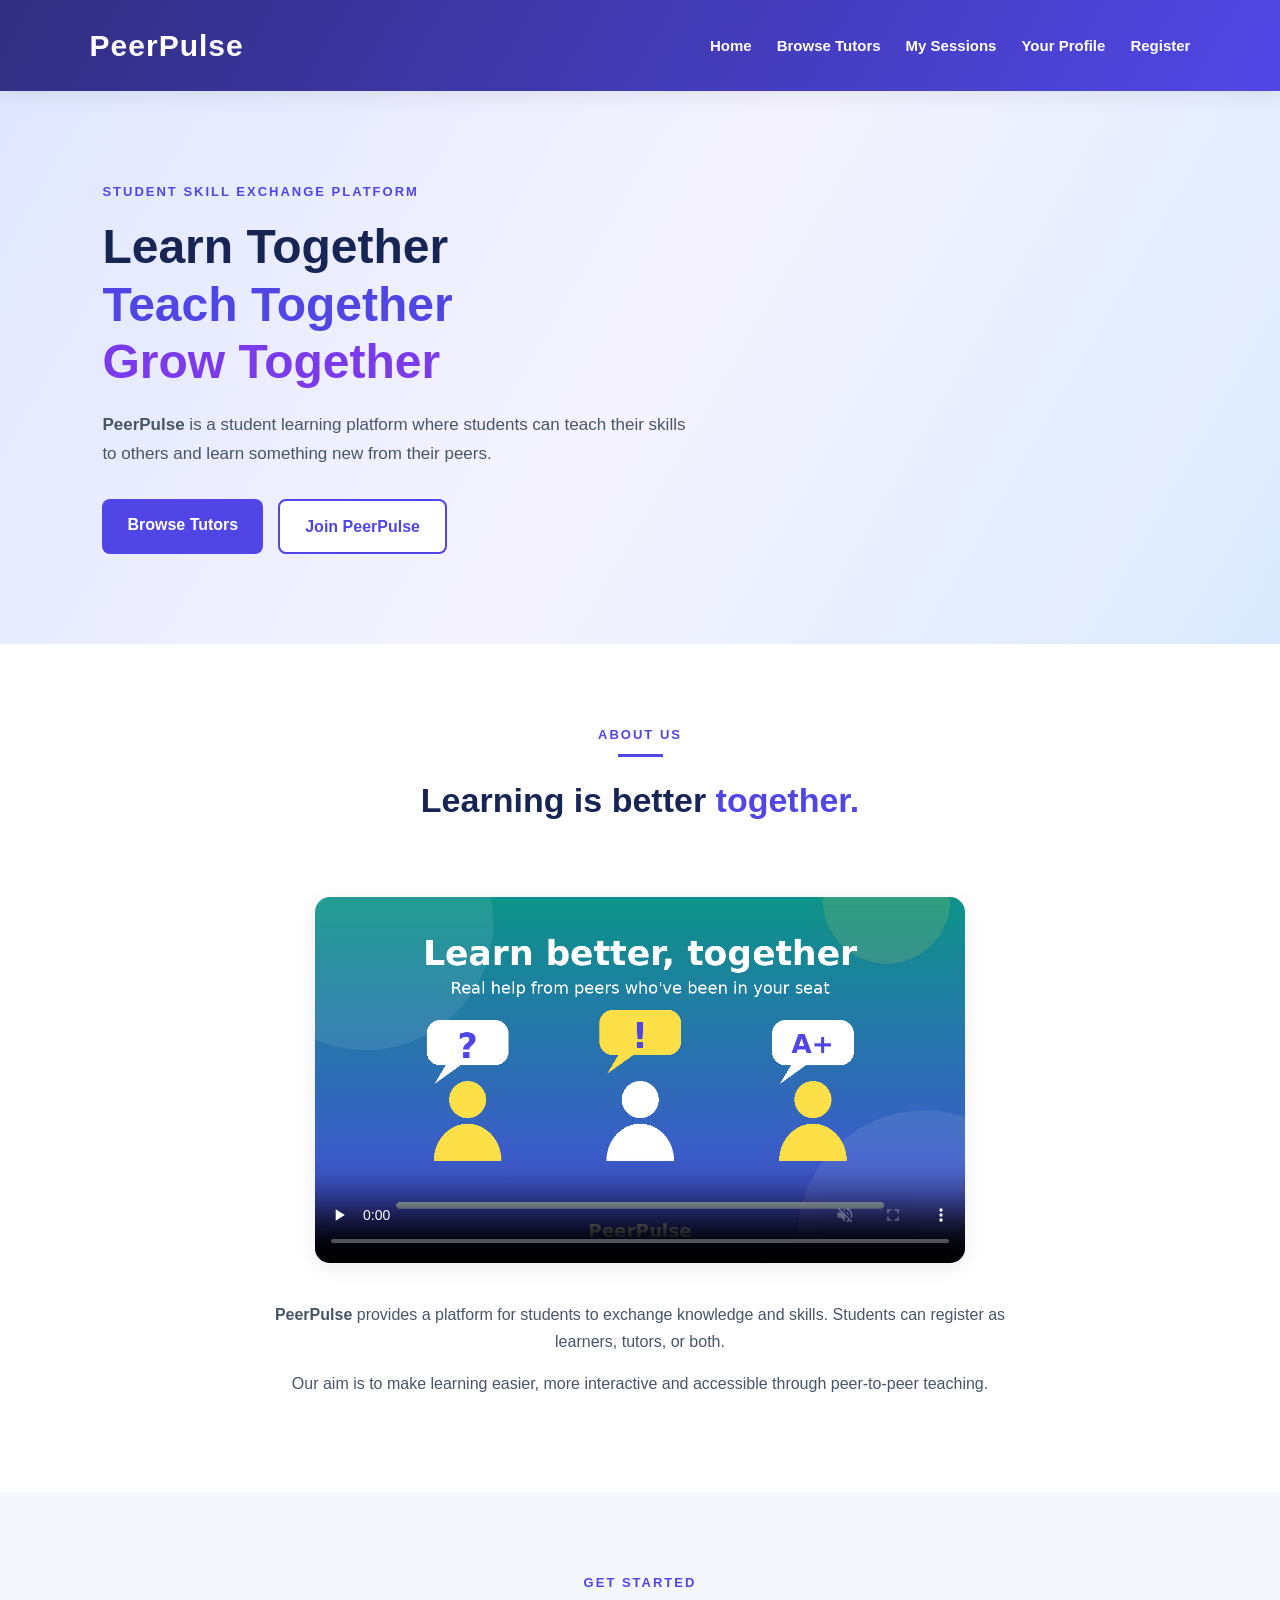
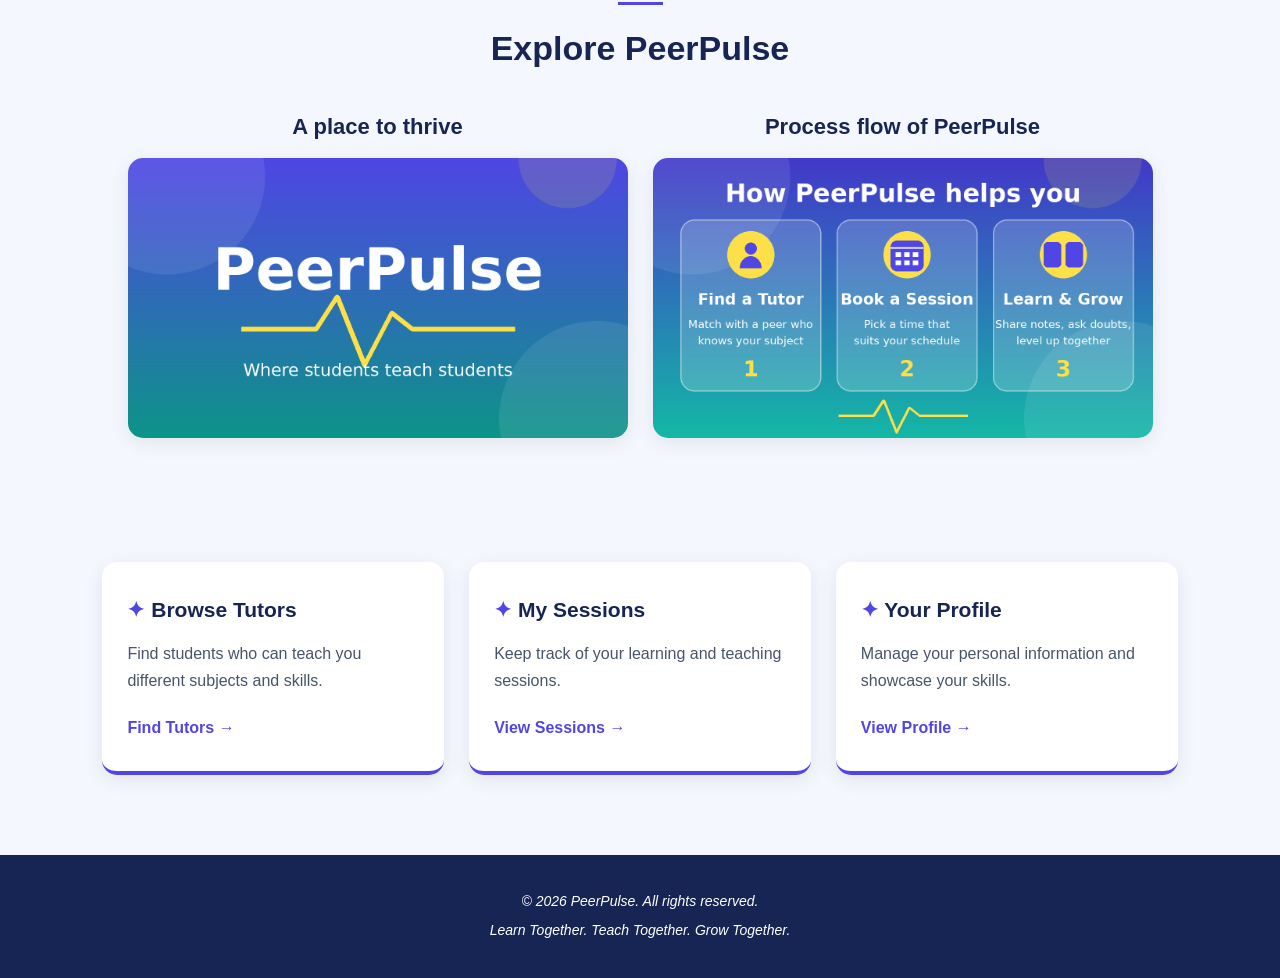
<file: index.html>
<!DOCTYPE html>
<html lang="en">

<head>
    <meta charset="UTF-8">
    <meta name="viewport" content="width=device-width, initial-scale=1.0">
    <title>PeerPulse - Home</title>
    <link rel="stylesheet" href="index.css">
</head>

<body class="home-page">

    <!--nav cite-->
    <header>
        <h1>PeerPulse</h1>

        <nav>
            <a href="index.html">Home</a>
            <a href="browse.html">Browse Tutors</a>
            <a href="sessions.html">My Sessions</a>
            <a href="profile.html">Your Profile</a>
            <a href="registration.html">Register</a>
        </nav>
    </header>

    <main>

        <!--heading sec-->
        <section class="hero">
            <div class="hero-content">
                <p class="hero-tag">STUDENT SKILL EXCHANGE PLATFORM</p>

               <ul id="list">
                <li><h2>Learn Together</h2></li>
                <li><h2>Teach Together</h2></li>
                <li><h2>Grow Together</h2></li>
               </ul>
                <p class="hero-description">
                    <b>PeerPulse</b> is a student learning platform where students
                    can teach their skills to others and learn something new
                    from their peers.
                </p>

                <div class="hero-buttons">
                    <a href="browse.html" class="primary-btn">Browse Tutors</a>
                    <a href="registration.html" class="secondary-btn">Join PeerPulse</a>
                </div>

            </div>
        </section>

        <!--About-->
        <section class="about-section">
            <p class="section-tag">ABOUT US</p>
            <h2>Learning is better <span>together.</span></h2>
            <br>
            <div id="video1">
            <video preload="none" poster="peerpulse_image2_learning_together.png" width="450px" muted controls>
                <source src="peerpulse_about.mp4" type="video/mp4">
            Your browser does not support this video</video>
            </div>

            <p>
                <b>PeerPulse</b> provides a platform for students to exchange
                knowledge and skills. Students can register as learners,
                tutors, or both.
            </p>

            <p>
                Our aim is to make learning easier, more interactive and
                accessible through peer-to-peer teaching.
            </p>

        </section>


        <!-- Explore Section -->
         <section class="explore-section">
    <p class="section-tag">GET STARTED</p>
    <h2>Explore PeerPulse</h2>

    <div class="photo-row">
        <figure id="img1">
            <figcaption><h3>A place to thrive</h3></figcaption>
            <img src="peerpulse_image1_banner.png" alt="PeerPulse Picture">
        </figure>

        <figure id="img2">
            <figcaption><h3>Process flow of PeerPulse</h3></figcaption>
            <img src="peerpulse_image3_features.png" alt="PeerPulse Process">
        </figure>
    </div>

    <br><br>

    <div class="quick-access">
        <article class="access-card">
            <h3>Browse Tutors</h3>
            <p>Find students who can teach you different subjects and skills.</p>
            <a href="browse.html">Find Tutors →</a>
        </article>

        <article class="access-card">
            <h3>My Sessions</h3>
            <p>Keep track of your learning and teaching sessions.</p>
            <a href="sessions.html">View Sessions →</a>
        </article>

        <article class="access-card">
            <h3>Your Profile</h3>
            <p>Manage your personal information and showcase your skills.</p>
            <a href="profile.html">View Profile →</a>
        </article>
    </div>
</section>
        


    <!-- Footer -->
    <footer>
         <p><i>© 2026 PeerPulse. All rights reserved.</i></p>

        <p><i>Learn Together. Teach Together. Grow Together.</i></p>
       
    </footer>



</body>
</html>
</file>
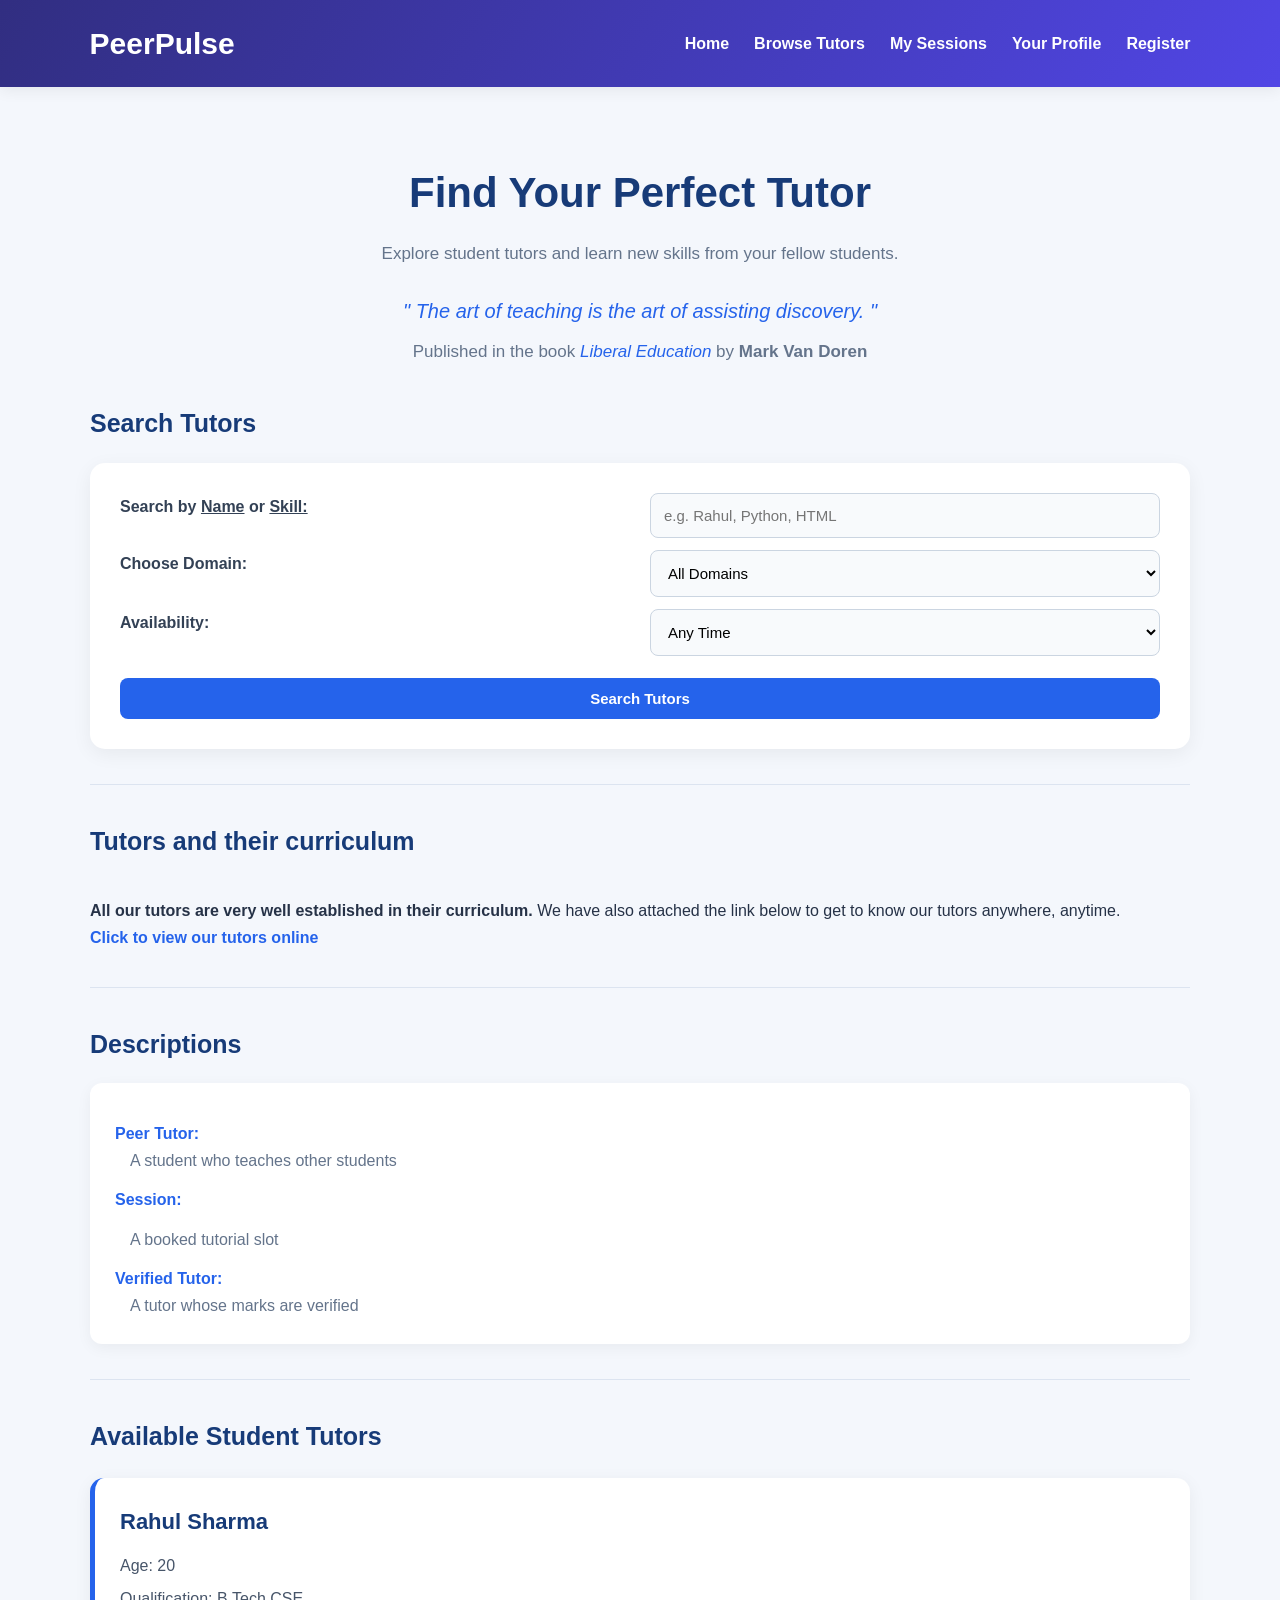
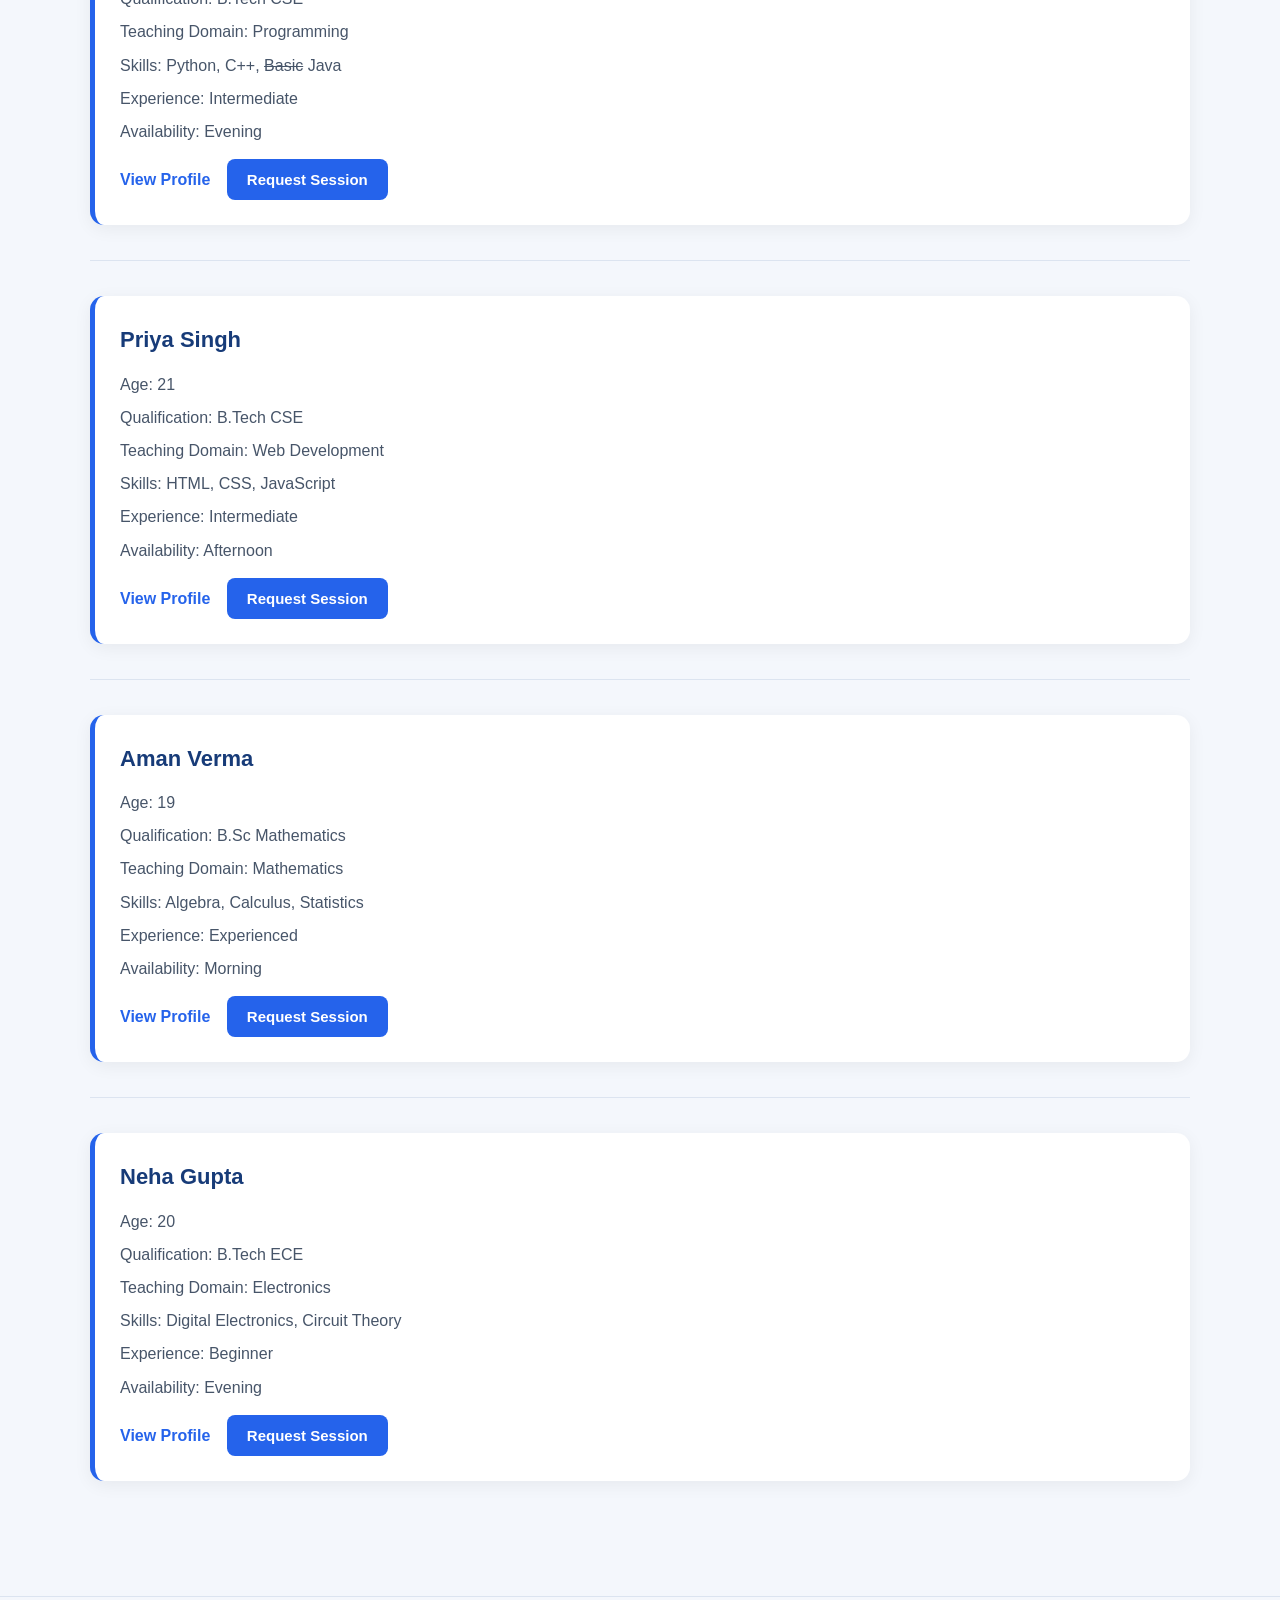
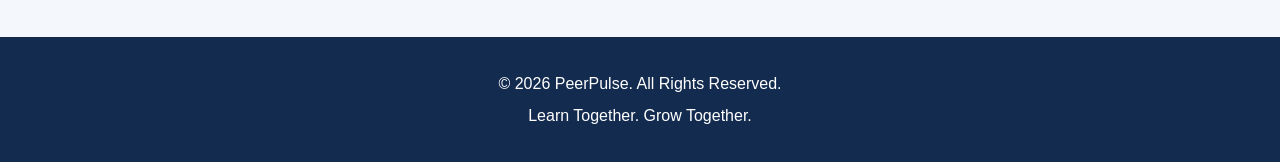
<file: browse.html>
<!DOCTYPE html>
<html>

<head>

    <title>PeerPulse - Browse Tutors</title>

    <meta charset="UTF-8">

    <meta name="viewport" content="width=device-width, initial-scale=1.0">
    <link rel="stylesheet" href="browse.css">
</head>

<body>

    <header>

        <h1>PeerPulse</h1>

        <nav>

            <a href="index.html">Home</a>

            <a href="browse.html">Browse Tutors</a>

            <a href="sessions.html">My Sessions</a>

            <a href="profile.html">Your Profile</a>

            <a href="registration.html">Register</a>

        </nav>

    </header>


    <!-- Main Section -->

    <main>

        <h1>Find Your Perfect Tutor</h1>

        <p>
            Explore student tutors and learn new skills
            from your fellow students.
        </p>

        <blockquote>" The art of teaching is the art of assisting discovery. "</blockquote> 
        
        <p>Published in the book <cite>Liberal Education</cite> 
        by <b>Mark Van Doren</b></p>

        <!-- Search Section -->

        <section>

            <h2>Search Tutors</h2>

           
            <form id="tutorSearchForm">

                <label for="searchInput">Search by <ins>Name</ins> or <ins>Skill:</ins></label>
                <input type="text" id="searchInput"
                    placeholder="e.g. Rahul, Python, HTML">

                <label for="domainFilter">Choose Domain:</label>
                <select id="domainFilter">
                    <option value="all">All Domains</option>
                    <option value="programming">Programming</option>
                    <option value="web development">Web Development</option>
                    <option value="mathematics">Mathematics</option>
                    <option value="electronics">Electronics</option>
                    <option value="design">Design</option>
                    <option value="languages">Languages</option>
                </select>

                <label for="availabilityFilter">Availability:</label>
                <select id="availabilityFilter">
                     <option value="all">Any Time</option>
                     <option value="morning">Morning</option>
                     <option value="afternoon">Afternoon</option>
                     <option value="evening">Evening</option>
                </select>

                <button type="submit">Search Tutors</button>

            </form>


        </section>


        <hr>
            <h2>Tutors and their curriculum</h2>
        <section>
            <p><strong>All our tutors are very well established in their curriculum.</strong> We have
            also attached the link below to get to know our tutors anywhere, anytime.</p>

            <a href="https://mentr.in/" target="_blank" rel="noopener">
            Click to view our tutors online</a>
        </section>

        <hr>
    
                  <h2>Descriptions</h2>
        <div>
            <dl>
                <dt><b>Peer Tutor:</b></dt>
                <dd>A student who teaches other students</dd>

                <dt><b>Session:</b><dt>
                <dd>A booked tutorial slot</dd>

                <dt><b>Verified Tutor:</b></dt>
                <dd>A tutor whose marks are verified</dd>
            </dl>
        </div>

        <hr>

        <!-- Tutor Profiles -->

        <section>

            <h2>Available Student Tutors</h2>


            <!-- Tutor 1 -->

            <article>

                <h3>Rahul Sharma</h3>

                <p>Age: 20</p>

                <p>Qualification: B.Tech CSE</p>

                <p>Teaching Domain: Programming</p>

                <p>Skills: Python, C++, <del>Basic</del> Java</p>

                <p>Experience: Intermediate</p>

                <p>Availability: Evening</p>

                <a href="profile.html">View Profile</a>

                <button type="button">Request Session</button>

            </article>


            <hr>


            <!-- Tutor 2 -->

            <article>

                <h3>Priya Singh</h3>

                <p>Age: 21</p>

                <p>Qualification: B.Tech CSE</p>

                <p>Teaching Domain: Web Development</p>

                <p>Skills: HTML, CSS, JavaScript</p>

                <p>Experience: Intermediate</p>

                <p>Availability: Afternoon</p>

                <a href="profile.html">View Profile</a>

                <button type="button">Request Session</button>

            </article>


            <hr>


            <!-- Tutor 3 -->

            <article>

                <h3>Aman Verma</h3>

                <p>Age: 19</p>

                <p>Qualification: B.Sc Mathematics</p>

                <p>Teaching Domain: Mathematics</p>

                <p>Skills: Algebra, Calculus, Statistics</p>

                <p>Experience: Experienced</p>

                <p>Availability: Morning</p>

                <a href="profile.html">View Profile</a>

                <button type="button">Request Session</button>

            </article>


            <hr>


            <!-- Tutor 4 -->

            <article>

                <h3>Neha Gupta</h3>

                <p>Age: 20</p>

                <p>Qualification: B.Tech ECE</p>

                <p>Teaching Domain: Electronics</p>

                <p>Skills: Digital Electronics, Circuit Theory</p>

                <p>Experience: Beginner</p>

                <p>Availability: Evening</p>

                <a href="profile.html">View Profile</a>

                <button type="button">Request Session</button>

            </article>

        </section>

    </main>

     <hr>

    <!-- Footer -->

    <footer>

        <p>© 2026 PeerPulse. All Rights Reserved.</p>

        <p>Learn Together. Grow Together.</p>

    </footer>
    <script src="script.js"></script>


</body>

</html>
</file>
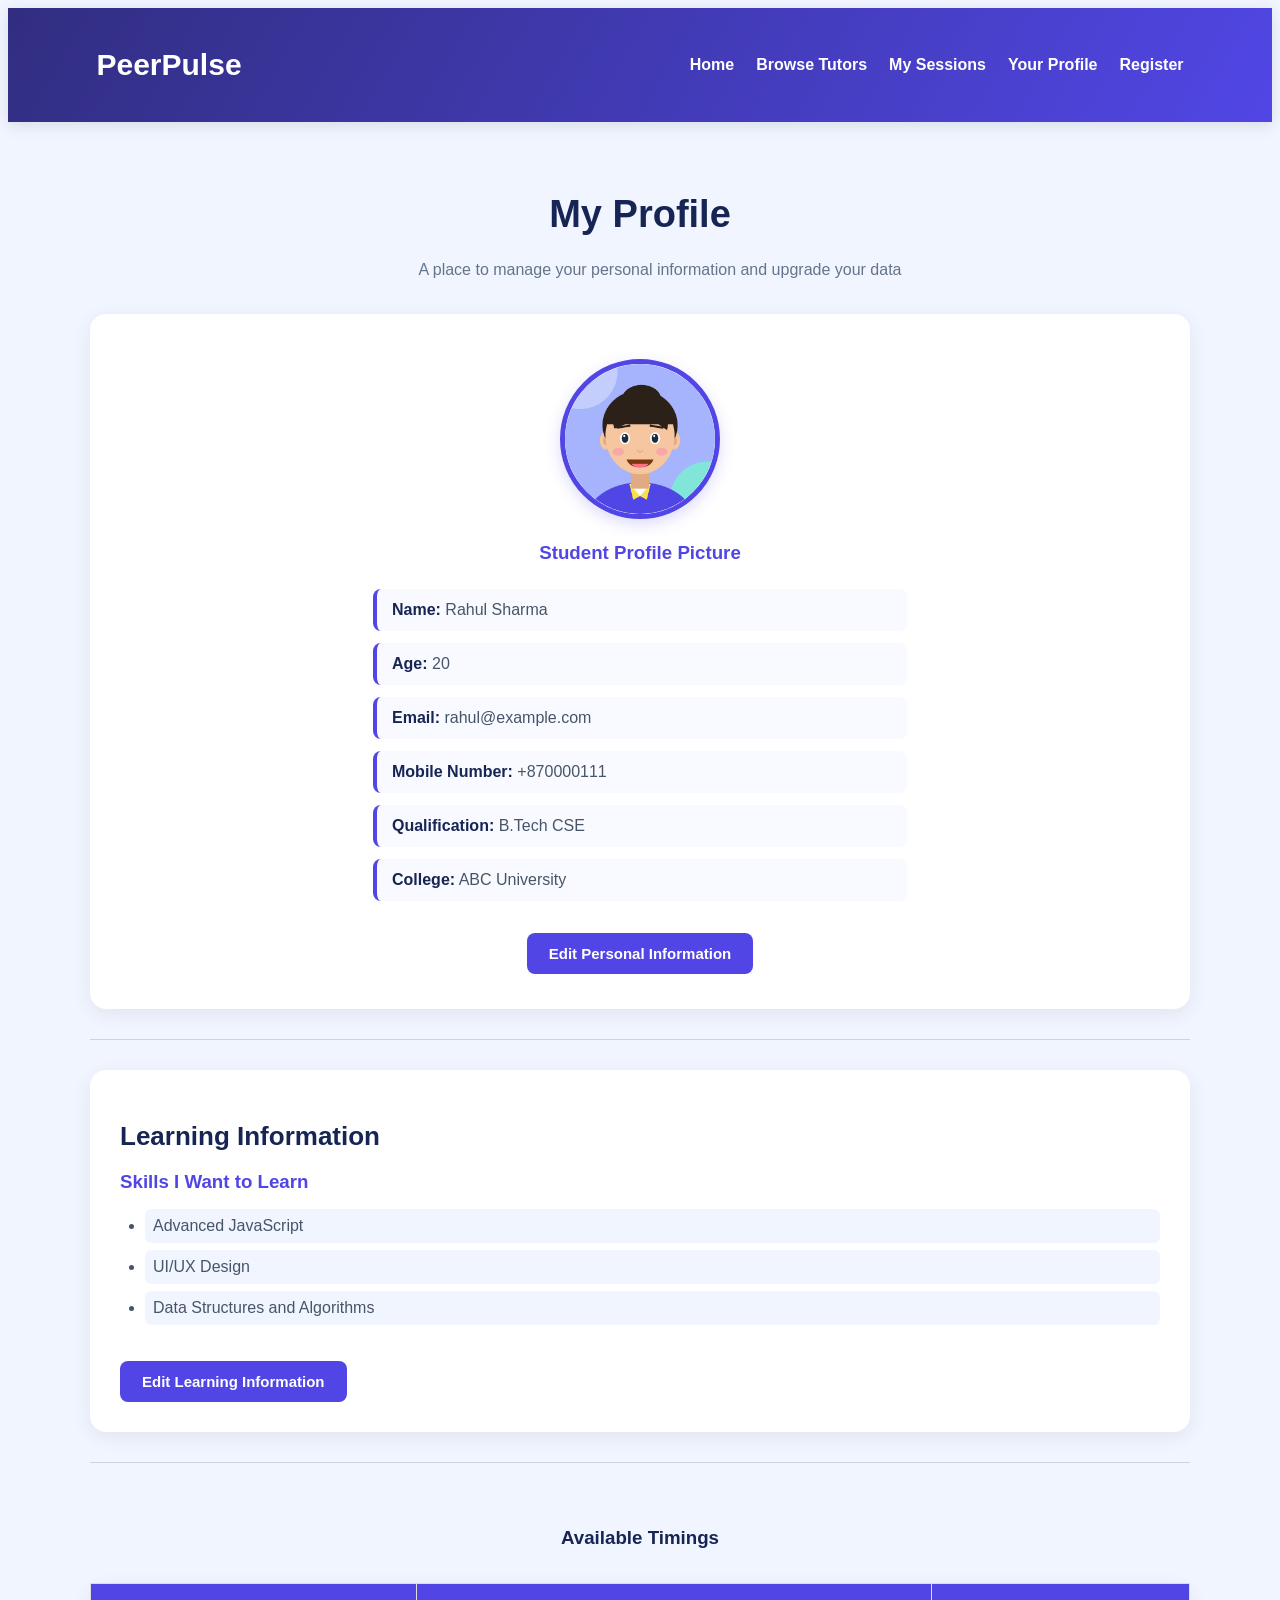
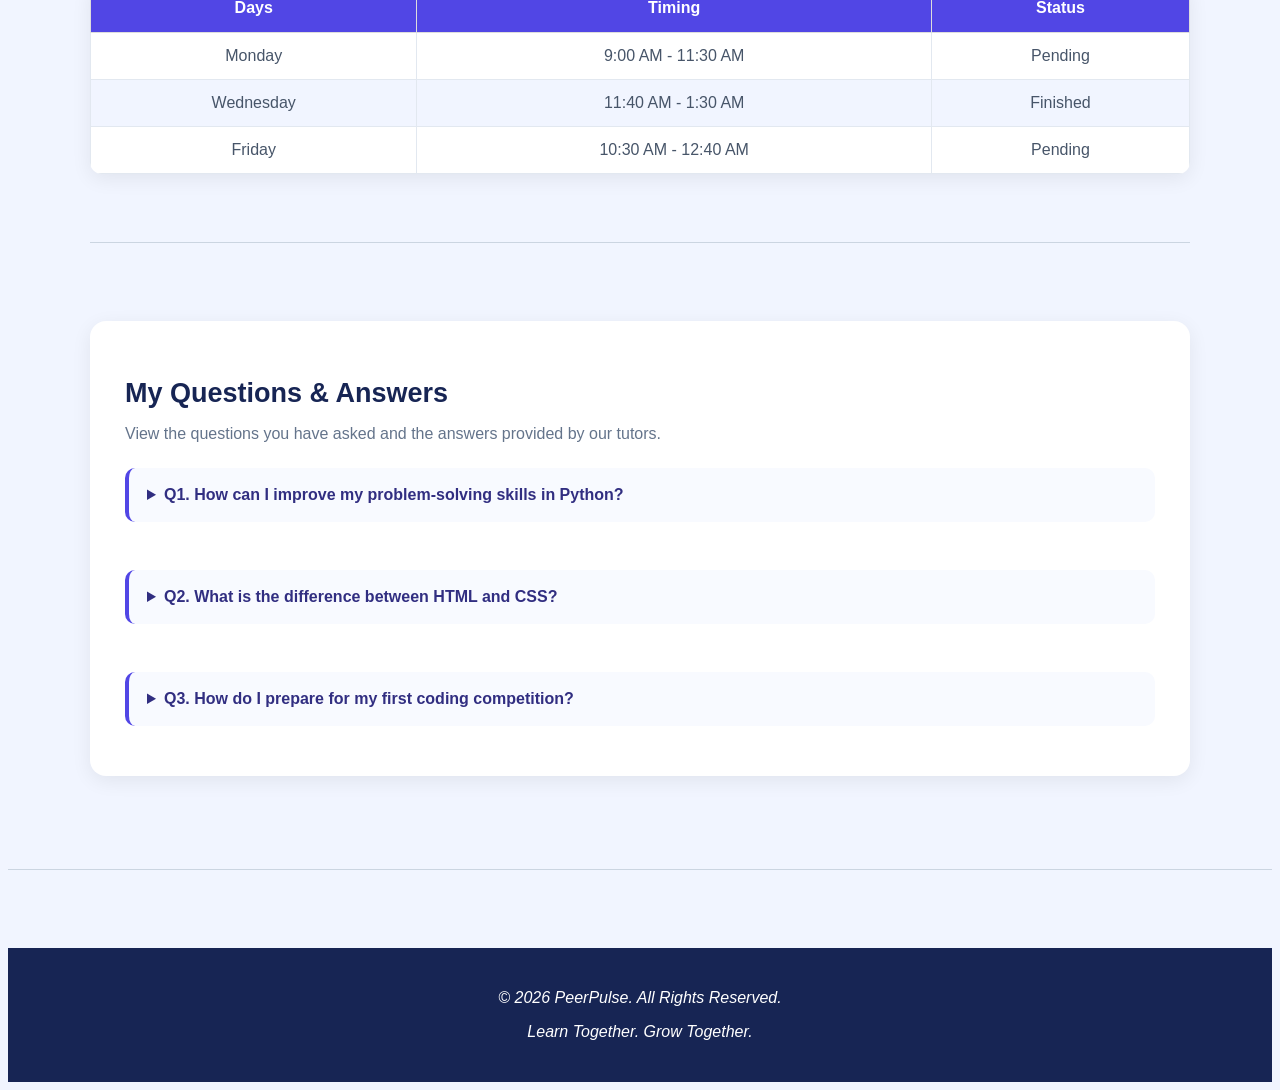
<file: profile.html>
<!DOCTYPE html>
<html>

<head>

    <title>PeerPulse - My Profile</title>

    <meta charset="UTF-8">

    <meta name="viewport" content="width=device-width, initial-scale=1.0">
    <link rel="stylesheet" href="profile.css">
</head>

<body>

    <!--nav site-->

    <header>

        <h1>PeerPulse</h1>

        <nav>

            <a href="index.html">Home</a>

            <a href="browse.html">Browse Tutors</a>

            <a href="sessions.html">My Sessions</a>

            <a href="profile.html">Your Profile</a>

            <a href="registration.html">Register</a>

        </nav>

    </header>

    <main>

       <dl>
        <dt><h1>My Profile</h1></dt>
        <dd><h3>A place to manage your personal information and upgrade your data</h3></dd>
       </dl>

        <!-- profile info -->

        <section>

            <figure id="img3">

                <img src="profile_boy.png" alt="Student Profile Picture" width="150px">

                <figcaption><h3>Student Profile Picture</h3></figcaption>

            </figure>

            <p><b>Name:</b> Rahul Sharma</p>

            <p><b>Age:</b> 20</p>

            <p><b>Email:</b> rahul@example.com</p>

            <p><b>Mobile Number:</b> +870000111</p>

            <p><b>Qualification:</b> B.Tech CSE</p>

            <p><b>College:</b> ABC University</p>

            <button type="button">Edit Personal Information</button>

        </section>
        <hr>
        <!-- Learning Information -->

        <section>
            <h2>Learning Information</h2>

            <h3>Skills I Want to Learn</h3>
            <ul>
                <li>Advanced JavaScript</li>

                <li>UI/UX Design</li>

                <li>Data Structures and Algorithms</li>
            </ul>

            <button type="button">Edit Learning Information</button>

        </section>
        <hr>
       <table border="5">
        <caption><h3>Available Timings</h3></caption>
        <thead>
            <th>Days</th>
            <th>Timing</th>
            <th>Status</th>
        </thead>
        <tbody>
            <tr>
            <td>Monday</td>
            <td>9:00 AM - 11:30 AM</td>
            <td>Pending</td>
            </tr>
            <tr>
                <td>Wednesday</td>
                <td>11:40 AM - 1:30 AM</td>
                <td>Finished</td>
            </tr>
            <tr>
                <td>Friday</td>
                <td>10:30 AM - 12:40 AM</td>
                <td>Pending</td>
            </tr>
            </tbody>
            </table>
       
            <br>
            <hr>
            <br>
            <section id="my-questions"> 
      
                <h2>My Questions & Answers</h2> 
      
                <p>View the questions you have asked and the answers provided by our tutors.</p> 
      
                   <details> 
      
                    <summary>Q1. How can I improve my problem-solving skills in Python?</summary> 
                    <h4>Answer:</h4> 
        
                    <p> To improve your problem-solving skills in Python, start by practising basic programming 
                        problems involving loops, conditional statements, functions and lists. Try solving problems independently 
                        before referring to solutions. Consistent practice will gradually improve your logical thinking. </p> 
                
                    </details>
                    &nbsp;
                    <details> 

                    <summary>Q2. What is the difference between HTML and CSS?</summary> 
                    <h4>Answer:</h4> 
                    
                    <p> HTML (HyperText Markup Language) is used to structure the content of a webpage, 
                        such as headings, paragraphs, images and forms. CSS (Cascading Style Sheets) is used
                         to style that content by adding colours, layouts, fonts and spacing. Both work
                          together to create attractive and functional websites. </p>

                    </details>
                     &nbsp;
                    <details> 

                    <summary>Q3. How do I prepare for my first coding competition?</summary> 
                    <h4>Answer:</h4>

                     <p> Begin by revising programming fundamentals such as variables, loops, arrays, functions and 
                        conditional statements. Practise solving problems within a time limit and understand the logic behind 
                        each solution. Start with beginner-level competitions to gain confidence before attempting advanced challenges. </p>
                        
                     </details> 
                     </section>

     
    </main>
   
     <br>
 
     <hr>
  
     <br>
   
     <footer>

        <p><em>© 2026 PeerPulse. All Rights Reserved.</em></p>

        <p><em>Learn Together. Grow Together.</em></p>

    </footer>
    <script src="script.js"></script>


</body>

</html>
</file>
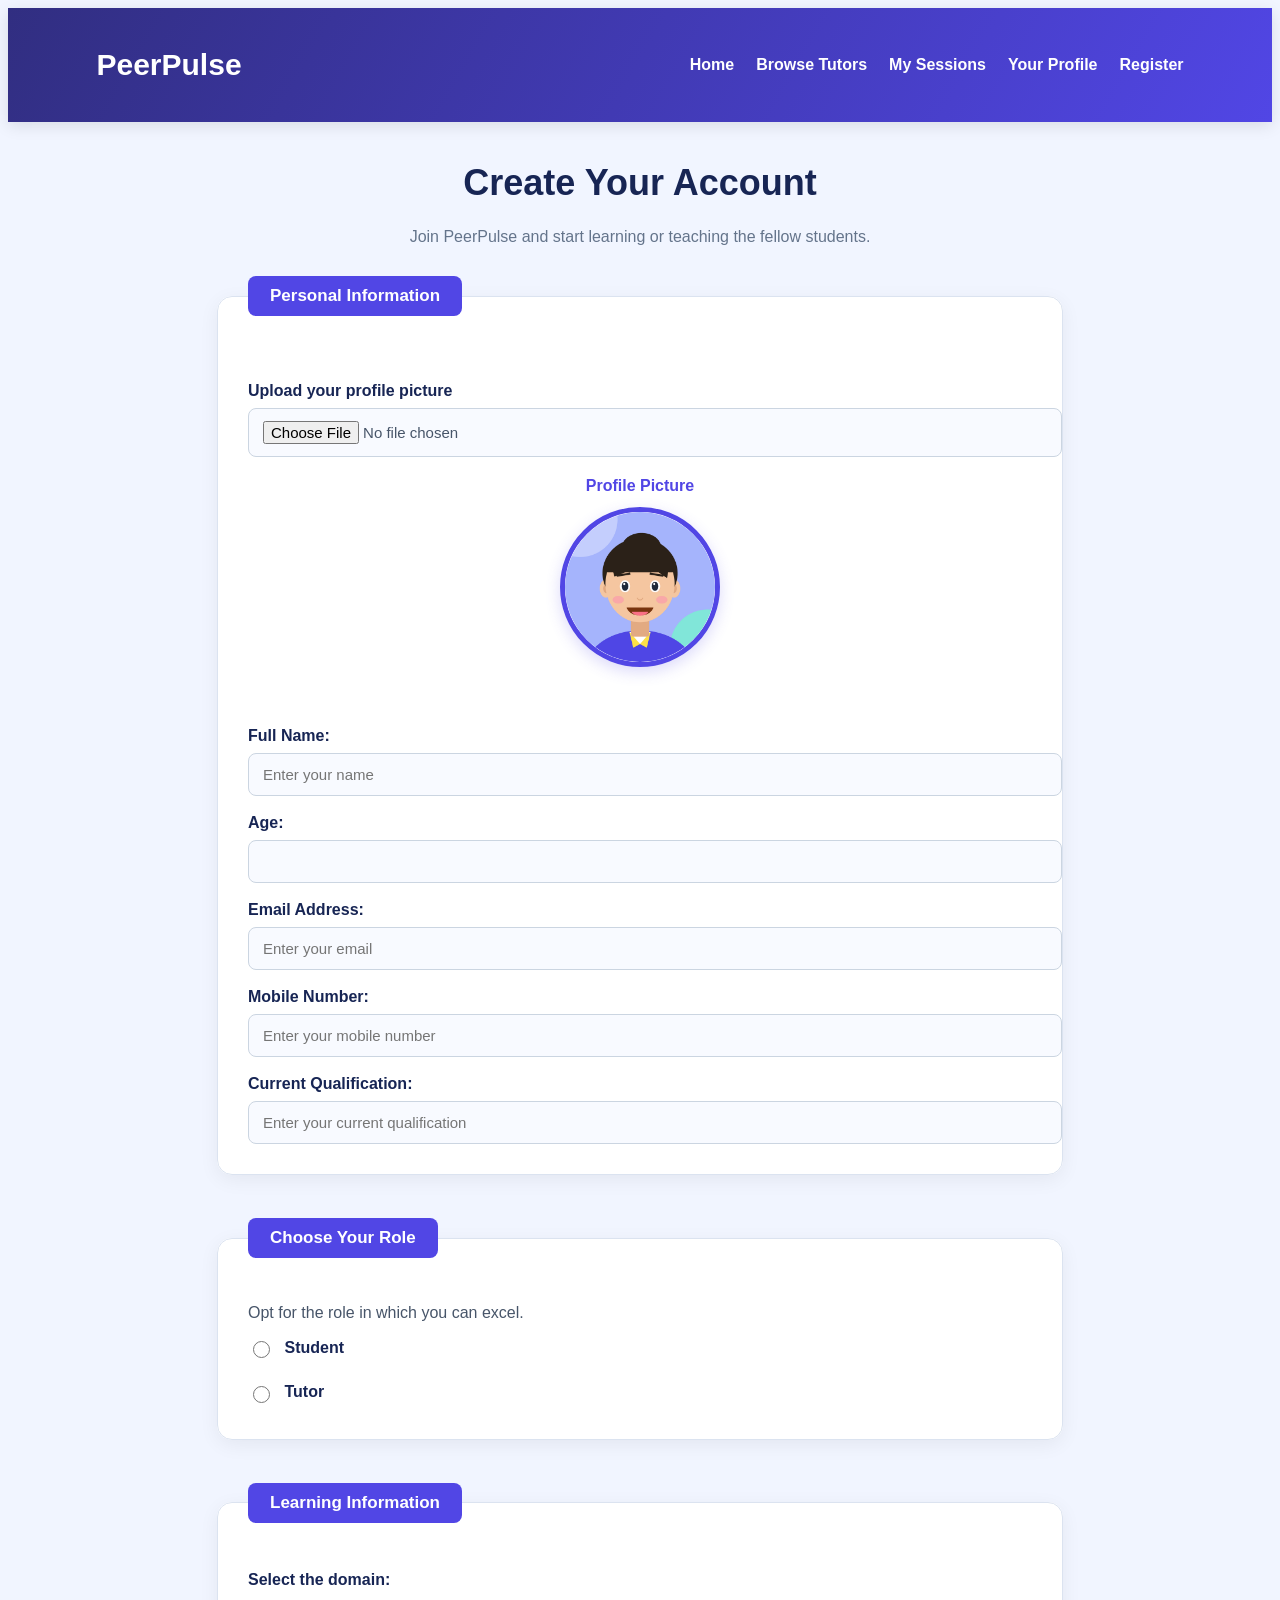
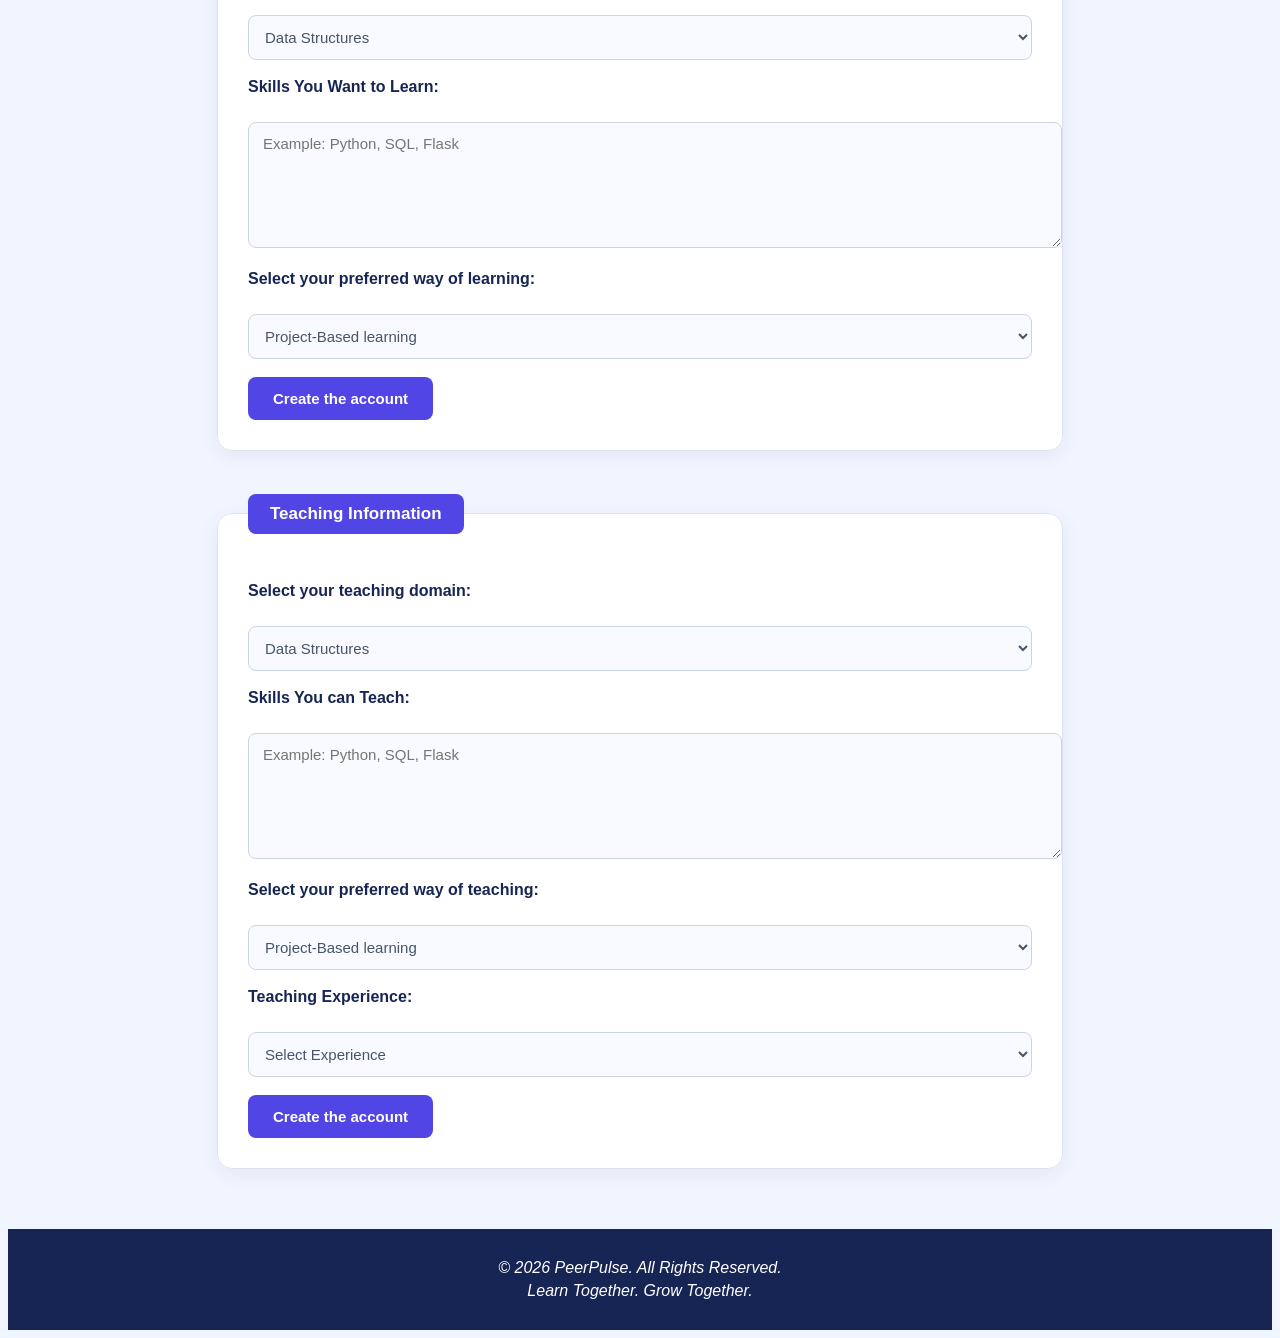
<file: registration.html>
<!DOCTYPE html>
<html>

<head>
    <title>PeerPulse - Registration</title>

    <meta charset="UTF-8">

    <meta name="viewport" content="width=device-width, initial-scale=1.0">
    <link rel="stylesheet" href="registration corner.css">
</head>

<body>
        <!--nav site-->
    <header>

        <h1><b>PeerPulse</b></h1>

        <nav>

            <a href="index.html">Home</a>

            <a href="browse.html">Browse Tutors</a>

            <a href="sessions.html">My Sessions</a>

            <a href="profile.html">Your Profile</a>

            <a href="registration.html">Register</a>

        </nav>

    </header>

        <!--account info-->

        <h1><b>Create Your Account</b></h1>

        <p>
            Join PeerPulse and start learning or teaching
            the fellow students.
        </p>


        <form action="#" method="post">


            <fieldset>

                <legend>Personal Information</legend>

                <br><br>

                <label for="profile">Upload your profile picture</label> 
                <input id="profile" type="file" accept="image/*" name="picture">

                <figure>
                <figcaption><b>Profile Picture</b></figcaption>
                <img id="display" src="profile_boy.png" alt="Profile picture" width="150px">
                </figure>

                <br><br>

                <label for="name">Full Name:</label>
                <input type="text" id="name" name="username" placeholder="Enter your name" required>

                <br><br>

                <label for="age">Age:</label>
                <input type="number" id="age" name="Age" min="13" max="30" required>

                <br><br>

                <label for="email">Email Address:</label>
                <input type="email" id="email" name="email" placeholder="Enter your email" required>

                <br><br>

                <label for="mobile">Mobile Number:</label>
                <input type="tel" id="mobile" name="mobile" placeholder="Enter your mobile number" required>

                <br><br>

                <label for="qualification">Current Qualification:</label>
                <input id="qualification" type="text" list="qualify" name="qualification" 
                placeholder="Enter your current qualification">

                <datalist id="qualify">
                    <option value="School Student"></option>
                    <option value="Undergraduate"></option>
                    <option value="Postgraduate"></option>
                    <option value="other"></option>
                </datalist>

            </fieldset>


            <br>


            <!--role-->

            <fieldset>

                <legend>Choose Your Role</legend>

                <p>Opt for the role in which you can excel.</p>

                <input type="radio" id="student" name="role" value="Student">

                <label for="student">Student</label>

                <br><br>

                <input type="radio" id="tutor" name="role" value="Tutor">

                <label for="tutor">Tutor</label>

            </fieldset>


            <br>

            <!--change the interface into one--> 

            <!-- learning info -->

            <fieldset>

                <legend>Learning Information</legend>

                <br>

                <label for="domain">Select the domain:</label>

                <br><br>

                <select id="domain" name="domains">
                    <option value="data structures">Data Structures</option>
                    <option value="DBMS">DBMS</option>
                    <option value="frontend">Frontend Web Development</option>
                    <option value="backend">Backend Web Development</option>
                    <option value="design">UI/UX design</option>
                    <option value="full stack">Full Stack Web Development</option>
                    <option value="algorithms">Algorithms</option>
                    <option value="programming language">Programming Language</option>
                </select>
                
                <br><br>

                <label for="learn">Skills You Want to Learn:</label>

                <br><br>

                <textarea id="learn" name="learning" rows="4" cols="30"
                placeholder="Example: Python, SQL, Flask"></textarea>


                <br><br>


                <label for="method">Select your preferred way of learning:</label>

                <br><br>

                <select id="method" name="learning">
                    <option value="project">Project-Based learning</option>
                    <option value="concept">Concept-Based learning</option>
                </select>
                
                <br><br>

               <button type="submit"><b>Create the account</b></button>

                <br>

            </fieldset>


            <br>


            <!-- Teaching Information -->

            <fieldset>

                <legend>Teaching Information</legend>

                <br>

                 <label for="domain">Select your teaching domain:</label>

                 <br><br>

                 <select id="domain" name="domains">
                    <option value="data structures">Data Structures</option>
                    <option value="DBMS">DBMS</option>
                    <option value="frontend">Frontend Web Development</option>
                    <option value="backend">Backend Web Development</option>
                    <option value="design">UI/UX design</option>
                    <option value="full stack">Full Stack Web Development</option>
                    <option value="algorithms">Algorithms</option>
                    <option value="programming language">Programming Language</option>
                </select>
                
                <br><br>

                <label for="learn">Skills You can Teach:</label>

                <br><br>

                <textarea id="learn" name="learning" rows="4" cols="30"
                placeholder="Example: Python, SQL, Flask"></textarea>


                <br><br>


                <label for="method">Select your preferred way of teaching:</label>

                <br><br>

                <select id="method" name="way">
                    <option value="project">Project-Based learning</option>
                    <option value="concept">Concept-Based learning</option>
                </select>


                <br><br>

                <label for="experience">Teaching Experience:</label>

                <br><br>

                <select id="experience" name="experience">

                    <option value="">Select Experience</option>
                    <option value="beginner">Beginner</option>
                    <option value="intermediate">Intermediate</option>
                    <option value="experienced">Experienced</option>

                </select>

                <br><br>

                   <button type="submit"><b>Create the account</b></button>

                <br>
            </fieldset>

        </form>

    <!-- Footer -->

    <footer>

        <p><i>© 2026 PeerPulse. All Rights Reserved.</i></p>
        
        <p><i>Learn Together. Grow Together.</i></p>

    </footer>
    <script src="script.js"></script>


</body>

</html>
</file>
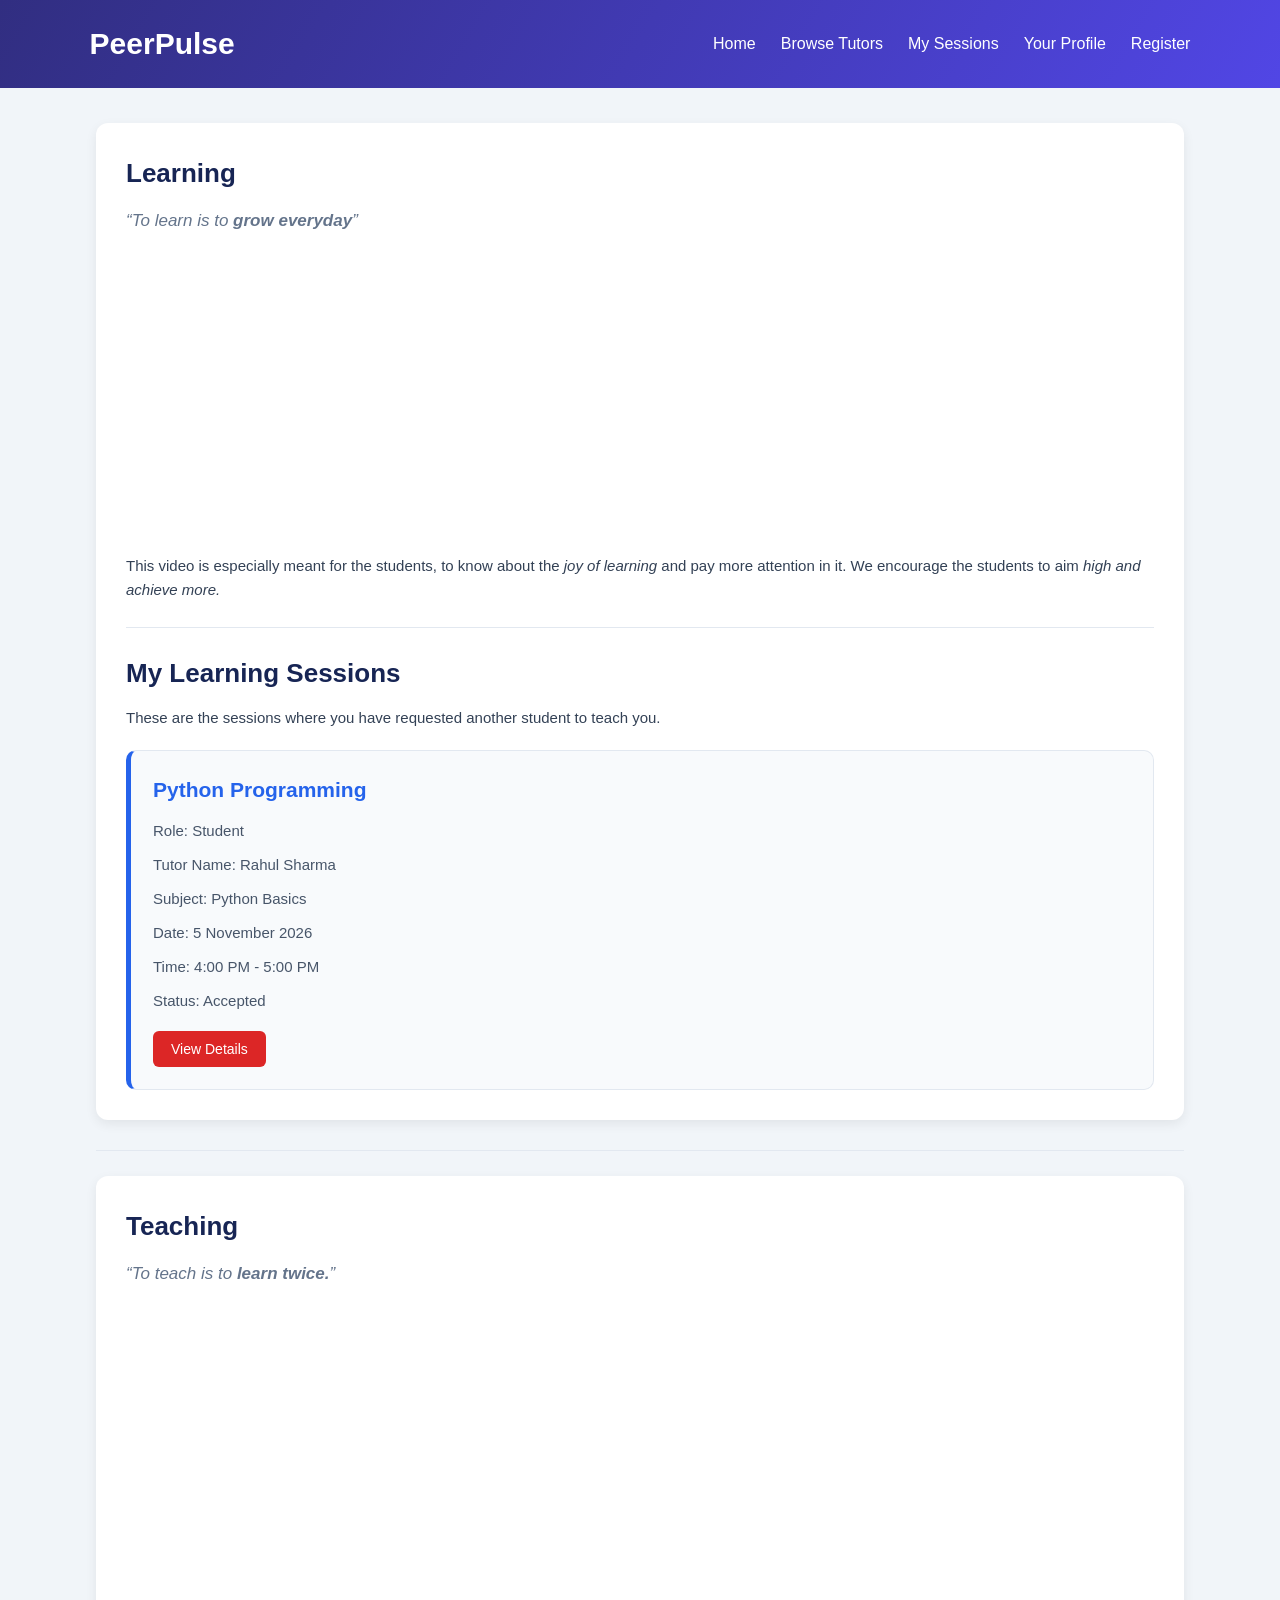
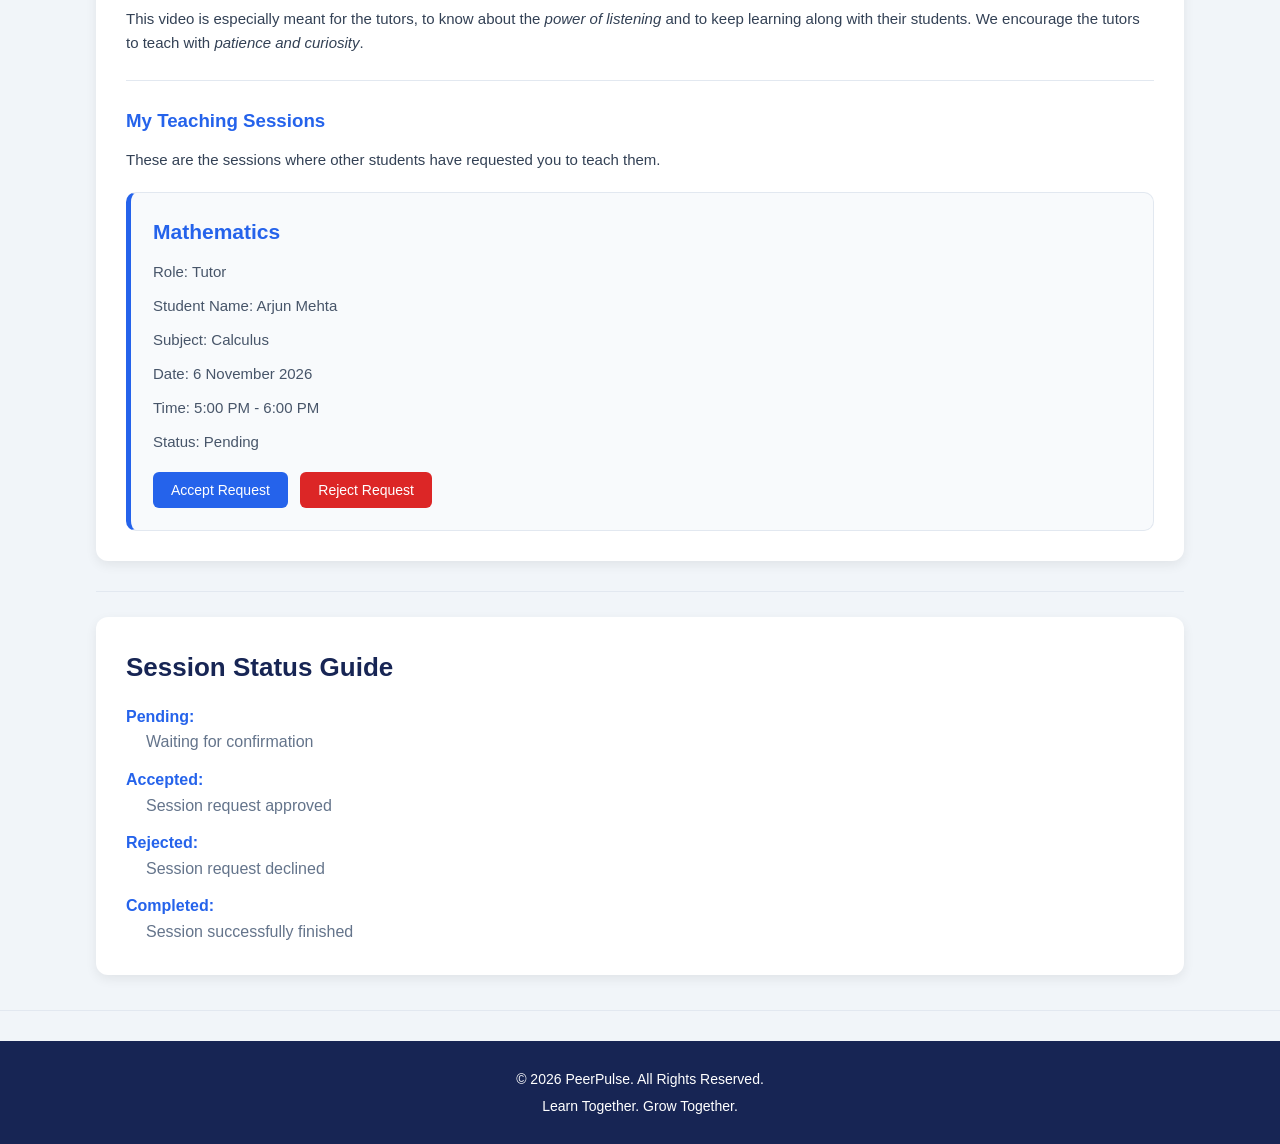
<file: sessions.html>
<!DOCTYPE html>
<html>

<head>

    <title>PeerPulse - My Sessions</title>

    <meta charset="UTF-8">

    <meta name="viewport" content="width=device-width, initial-scale=1.0">
    <link rel="stylesheet" href="sessions.css">
</head>

<body>

    <!-- Navigation Bar -->

    <header>

        <h1>PeerPulse</h1>

        <nav>

            <a href="index.html">Home</a>

            <a href="browse.html">Browse Tutors</a>

            <a href="sessions.html">My Sessions</a>

            <a href="profile.html">Your Profile</a>

            <a href="registration.html">Register</a>

        </nav>

    </header>

    <main>
        <section>
            <h2>Learning</h2>

            <q>To learn is to <strong>grow everyday</strong></q>

            <div>
                <iframe src="https://www.youtube.com/embed/vrU6YJle6Q4" 
                title="A lesson on learning" width="450px" height="200px" loading="lazy" allowfullscreen>
                Your browser does not support iframe</iframe>
            </div>

            <p>This video is especially meant for the students, to know about the <em>joy of learning</em>
                and pay more attention in it. We encourage the students to aim <em>high and achieve more.</em></p>
             
            <hr>

            <h2>My Learning Sessions</h2>

            <p>
                These are the sessions where you have requested
                another student to teach you.
            </p>
            

            <!-- Session 1 -->

            <article>

                <h3>Python Programming</h3>

                <p>Role: Student</p>

                <p>Tutor Name: Rahul Sharma</p>

                <p>Subject: Python Basics</p>

                <p>Date: 5 November 2026</p>

                <p>Time: 4:00 PM - 5:00 PM</p>

                <p>Status: Accepted</p>

                <button type="button">View Details</button>

            </article>


           
        </section>


        <hr>


        <!-- Tutor Sessions -->

        <section>

            <h2>Teaching</h2>

            <q>To teach is to <strong>learn twice.</strong></q>

            <div>
                <iframe src="https://www.youtube.com/embed/SFnMTHhKdkw" 
                title="A lesson on teaching" width="450px" height="200px" loading="lazy" allowfullscreen>
                Your browser does not support iframe</iframe>
            </div>

            <p>This video is especially meant for the tutors, to know about the <em>power of listening</em>
              and to keep learning along with their students. We encourage the tutors to teach with <em>patience and curiosity</em>.</p>
             
            <hr>
          
            <h3>My Teaching Sessions</h3>

            <p>
                These are the sessions where other students
                have requested you to teach them.
            </p>


            <!-- Session 1 -->

            <article>

                <h3>Mathematics</h3>

                <p>Role: Tutor</p>

                <p>Student Name: Arjun Mehta</p>

                <p>Subject: Calculus</p>

                <p>Date: 6 November 2026</p>

                <p>Time: 5:00 PM - 6:00 PM</p>

                <p>Status: Pending</p>

                <button type="button">Accept Request</button>

                <button type="button">Reject Request</button>

            </article>


        </section>


        <hr>


        <!-- Session Status Information -->

        <section>

            <h2>Session Status Guide</h2>

            <dl>

                <dt><b>Pending:</b></dt> 

                <dd>Waiting for confirmation</dd>

                <dt><b>Accepted:</b></dt>

                <dd>Session request approved</dd>

                <dt><b>Rejected:</b></dt>

                <dd>Session request declined</dd>

                <dt><b>Completed:</b></dt>

                <dd>Session successfully finished</dd>

            </dl>

        </section>

    </main>

<hr>
    <!-- Footer -->

    <footer>

        <p>© 2026 PeerPulse. All Rights Reserved.</p>

        <p>Learn Together. Grow Together.</p>

    </footer>
    <script src="script.js"></script>


</body>

</html>
</file>
<file: index.css>
/* =================================
   1. CSS VARIABLES
================================= */

:root {
    --primary: #5146e5;
    --secondary: #756cf5;
    --dark: #172554;
    --light: #f5f7ff;
    --white: #ffffff;
    --text: #475569;
    --shadow: 0 5px 20px rgba(0, 0, 0, 0.08);
}

/* =================================
   2. UNIVERSAL SELECTOR
================================= */

* {
    margin: 0;
    padding: 0;
    box-sizing: border-box;
    scroll-behavior: smooth;
}

/* =================================
   3. BODY AND TYPOGRAPHY
================================= */

body {
    font-family: 'Segoe UI', Arial, sans-serif;
    background-color: var(--light);
    color: var(--text);
    line-height: 1.7;
    font-size: 16px;
}

/* =================================
   4. HEADER AND NAVIGATION
================================= */

header {
    background: linear-gradient(120deg, #312e81, #5146e5);
    color: var(--white);
    padding: 20px 7%;
    display: flex;
    justify-content: space-between;
    align-items: center;
    flex-wrap: wrap;
    gap: 15px;
    box-shadow: var(--shadow);
}

header h1 {
    font-size: 30px;
    font-weight: 800;
    letter-spacing: 1px;
}

nav {
    display: flex;
    gap: 25px;
    flex-wrap: wrap;
}

nav a {
    color: var(--white);
    text-decoration: none;
    font-size: 15px;
    font-weight: 600;
    transition: color 0.3s ease;
}

/* Pseudo class */

nav a:hover {
    color: #facc15;
}

nav a:focus-visible {
    outline: 2px solid white;
    outline-offset: 5px;
}

/* =================================
   5. HERO SECTION
================================= */

.hero {
    min-height: 480px;
    padding: 90px 8%;
    display: flex;
    align-items: center;
    background: linear-gradient(
        120deg,
        #e0e7ff,
        #f5f3ff,
        #dbeafe
    );
    position: relative;
    overflow: hidden;
}

.hero-content {
    max-width: 750px;
    animation: slideUp 1s ease;
}

.hero-tag,
.section-tag {
    color: var(--primary);
    font-size: 13px;
    font-weight: 800;
    letter-spacing: 2px;
    margin-bottom: 15px;
}

/* Attribute selector */

a[href$=".html"] {
    transition: all 0.3s ease;
}

/* Hero heading list */

#list {
    list-style: none;
    margin-bottom: 20px;
}

#list h2 {
    color: var(--dark);
    font-size: clamp(32px, 5vw, 48px);
    font-weight: 800;
    line-height: 1.2;
}

#list li:nth-child(2) h2 {
    color: var(--primary);
}

#list li:nth-child(3) h2 {
    color: #7c3aed;
}

.hero-description {
    max-width: 600px;
    margin-bottom: 30px;
    font-size: 17px;
}

/* =================================
   6. HERO BUTTONS
================================= */

.hero-buttons {
    display: flex;
    gap: 15px;
    flex-wrap: wrap;
}

.primary-btn,
.secondary-btn {
    display: inline-block;
    padding: 12px 25px;
    border-radius: 8px;
    text-decoration: none;
    font-weight: 700;
    transition: all 0.3s ease;
}

.primary-btn {
    background: var(--primary);
    color: var(--white);
}

.secondary-btn {
    background: var(--white);
    color: var(--primary);
    border: 2px solid var(--primary);
}

.primary-btn:hover {
    background: #312e81;
    transform: translateY(-4px);
}

.secondary-btn:hover {
    background: var(--primary);
    color: var(--white);
    transform: translateY(-4px);
}

/* =================================
   7. ABOUT SECTION
================================= */

.about-section {
    padding: 80px 8%;
    text-align: center;
    background: var(--white);
}

.about-section h2,
.explore-section h2 {
    color: var(--dark);
    font-size: 34px;
    margin-bottom: 20px;
}

.about-section h2 span {
    color: var(--primary);
}

.about-section p:not(.section-tag) {
    max-width: 750px;
    margin: 15px auto;
}

#video1 {
    margin: 20px auto 30px;
}

#video1 video {
    width: min(100%, 650px);
    height: auto;
    border-radius: 15px;
    box-shadow: var(--shadow);
}

/* =================================
   8. EXPLORE SECTION
================================= */

.explore-section {
    padding: 80px 8%;
    text-align: center;
}

.photo-row {
    display: flex;
    justify-content: center;
    align-items: flex-start;
    flex-wrap: wrap;
    gap: 25px;
    margin: 30px auto;
}

.photo-row figure {
    flex: 1 1 300px;
    max-width: 500px;
    margin: 0;
}

.photo-row figure img {
    width: 100%;
    height: 280px;
    object-fit: cover;
    margin: 0;
}

figure img {
    width: min(100%, 650px);
    height: auto;
    display: block;
    margin: 15px auto;
    border-radius: 15px;
    box-shadow: var(--shadow);
    transition: transform 0.4s ease;
}

figure img:hover {
    transform: scale(1.02);
}

figcaption h3 {
    color: var(--dark);
    font-size: 22px;
    margin-bottom: 12px;
}

/* =================================
   9. FLEXBOX LAYOUT
================================= */

.quick-access {
    display: flex;
    justify-content: center;
    align-items: stretch;
    flex-wrap: wrap;
    gap: 25px;
    margin-top: 40px;
}

/* =================================
   10. ACCESS CARDS
================================= */

.access-card {
    background: var(--white);
    width: 280px;
    padding: 30px 25px;
    border-radius: 15px;
    box-shadow: var(--shadow);
    text-align: left;
    border-bottom: 4px solid var(--primary);
    transition: all 0.3s ease;
}

.access-card:hover {
    transform: translateY(-8px);
    box-shadow: 0 12px 30px rgba(81, 70, 229, 0.18);
}

.access-card h3 {
    color: var(--dark);
    font-size: 21px;
    margin-bottom: 12px;
}

.access-card p {
    margin-bottom: 20px;
}

.access-card a {
    color: var(--primary);
    font-weight: 700;
    text-decoration: none;
}

.access-card a:hover {
    color: #312e81;
    text-decoration: underline;
}

/* =================================
   11. PSEUDO ELEMENTS
================================= */

.access-card h3::before {
    content: "✦ ";
    color: var(--primary);
}

.section-tag::after {
    content: "";
    display: block;
    width: 45px;
    height: 3px;
    background: var(--primary);
    margin: 8px auto;
}

/* =================================
   12. CSS GRID
================================= */

@supports (display: grid) {
    .quick-access {
        display: grid;
        grid-template-columns: repeat(
            auto-fit,
            minmax(240px, 1fr)
        );
    }

    .access-card {
        width: 100%;
    }
}

/* =================================
   13. POSITIONING
================================= */

header {
    position: relative;
    z-index: 10;
}

/* =================================
   14. FOOTER
================================= */

footer {
    background: #172554;
    color: var(--white);
    text-align: center;
    padding: 30px 15px;
    font-size: 14px;
}

footer p {
    margin: 5px;
}

/* =================================
   15. ANIMATION
================================= */

@keyframes slideUp {
    from {
        opacity: 0;
        transform: translateY(30px);
    }

    to {
        opacity: 1;
        transform: translateY(0);
    }
}

/* =================================
   16. RESPONSIVE WEB DESIGN
================================= */

@media (max-width: 768px) {

    header {
        flex-direction: column;
        text-align: center;
    }

    nav {
        justify-content: center;
        gap: 15px;
    }

    .hero {
        padding: 60px 6%;
        text-align: center;
    }

    .hero-buttons {
        justify-content: center;
    }

    .about-section,
    .explore-section {
        padding: 55px 6%;
    }

    .about-section h2,
    .explore-section h2 {
        font-size: 28px;
    }

    .quick-access {
        grid-template-columns: 1fr;
    }

    .access-card {
        width: 100%;
    }
}

@media (max-width: 480px) {

    header h1 {
        font-size: 25px;
    }

    nav {
        gap: 10px;
    }

    nav a {
        font-size: 13px;
    }

    #list h2 {
        font-size: 32px;
    }

    .hero-description {
        font-size: 15px;
    }

    .primary-btn,
    .secondary-btn {
        padding: 10px 17px;
    }
}
</file>
<file: browse.css>
/* =================================
   PEERPULSE - MAIN CSS
================================= */

* {
    margin: 0;
    padding: 0;
    box-sizing: border-box;
}

html {
    scroll-behavior: smooth;
}

body {
    font-family: 'Segoe UI', Arial, sans-serif;
    background-color: #f4f7fc;
    color: #263247;
    line-height: 1.7;
}

/* 2. Navigation Bar */
header {
    background: linear-gradient(120deg, #312e81, #5146e5);
    color: #ffffff;
    padding: 18px 7%;
    display: flex;
    justify-content: space-between;
    align-items: center;
    box-shadow: 0 3px 15px rgba(0,0,0,0.07);
    position: sticky;
    top: 0;
    z-index: 100;
}

header h1 {
    color: #ffffff;
    font-size: 30px;
    font-weight: 800;
}

nav {
    display: flex;
    gap: 25px;
    flex-wrap: wrap;
}

nav a {
    color: #ffffff;
    text-decoration: none;
    font-weight: 600;
    transition: 0.3s;
}

nav a:hover {
    color: #2563eb;
}

/* 3. Main Hero Section */
main {
    max-width: 1150px;
    margin: auto;
    padding: 45px 25px;
}

main > h1 {
    text-align: center;
    font-size: 42px;
    color: #173b78;
    margin-top: 25px;
    margin-bottom: 12px;
}

main > p {
    text-align: center;
    color: #64748b;
    font-size: 17px;
}

blockquote {
    text-align: center;
    font-size: 20px;
    font-style: italic;
    color: #2563eb;
    margin: 25px auto 10px;
}

cite {
    color: #2563eb;
}

/* 4. Section Headings */
section {
    margin: 35px 0;
}

section h2,
main > h2 {
    color: #173b78;
    font-size: 25px;
    margin-bottom: 18px;
}

hr {
    border: none;
    height: 1px;
    background-color: #dce4f0;
    margin: 35px 0;
}

/* 5. Search Form */
#tutorSearchForm {
    background-color: white;
    padding: 30px;
    border-radius: 15px;
    box-shadow: 0 5px 20px rgba(0,0,0,0.06);
    display: grid;
    grid-template-columns: 1fr 1fr;
    gap: 12px 20px;
}

#tutorSearchForm label {
    font-weight: 600;
    color: #334155;
}

#tutorSearchForm input,
#tutorSearchForm select {
    width: 100%;
    padding: 13px;
    border: 1px solid #cbd5e1;
    border-radius: 8px;
    font-size: 15px;
    background-color: #f8fafc;
    outline: none;
    transition: 0.3s;
}

#tutorSearchForm input:focus,
#tutorSearchForm select:focus {
    border-color: #2563eb;
    box-shadow: 0 0 5px rgba(37,99,235,0.2);
}

/* 6. Buttons */
button {
    background-color: #2563eb;
    color: white;
    border: none;
    padding: 12px 20px;
    border-radius: 8px;
    font-size: 15px;
    font-weight: 600;
    cursor: pointer;
    transition: 0.3s;
}

button:hover {
    background-color: #173b78;
    transform: translateY(-2px);
}

#tutorSearchForm button {
    grid-column: 1 / -1;
    margin-top: 10px;
}

/* 7. Tutor Information Link */
main section a {
    color: #2563eb;
    font-weight: 600;
    text-decoration: none;
}

main section a:hover {
    text-decoration: underline;
}

/* 8. Description Section */
dl {
    background-color: white;
    padding: 25px;
    border-radius: 12px;
    box-shadow: 0 4px 15px rgba(0,0,0,0.05);
}

dt {
    color: #2563eb;
    margin-top: 12px;
}

dd {
    color: #64748b;
    margin-left: 15px;
}

/* 9. Tutor Profile Cards */
article {
    background-color: white;
    padding: 25px;
    margin: 20px 0;
    border-radius: 14px;
    box-shadow: 0 4px 18px rgba(0,0,0,0.06);
    border-left: 5px solid #2563eb;
    transition: 0.3s;
}

article:hover {
    transform: translateY(-5px);
    box-shadow: 0 10px 25px rgba(37,99,235,0.12);
}

article h3 {
    color: #173b78;
    font-size: 22px;
    margin-bottom: 12px;
}

article p {
    margin: 6px 0;
    color: #475569;
}

article a {
    display: inline-block;
    margin-top: 15px;
    margin-right: 12px;
    color: #2563eb;
    font-weight: 600;
    text-decoration: none;
}

article a:hover {
    text-decoration: underline;
}

/* 10. Footer */
footer {
    background-color: #142b50;
    color: white;
    text-align: center;
    padding: 28px 15px;
    margin-top: 40px;
}

footer p {
    margin: 5px;
}

/* 11. Animations */
article {
    animation: fadeIn 0.7s ease;
}

@keyframes fadeIn {
    from {
        opacity: 0;
        transform: translateY(15px);
    }
    to {
        opacity: 1;
        transform: translateY(0);
    }
}

/* 12. Responsive Design */
@media (max-width: 768px) {

    header {
        flex-direction: column;
        gap: 15px;
    }

    nav {
        justify-content: center;
        gap: 12px;
    }

    nav a {
        font-size: 14px;
    }

    main > h1 {
        font-size: 30px;
    }

    #tutorSearchForm {
        grid-template-columns: 1fr;
    }

    #tutorSearchForm button {
        grid-column: auto;
    }

    article {
        padding: 20px;
    }
}

@media (max-width: 400px) {
    nav {
        flex-direction: column;
        align-items: center;
    }

    main {
        padding: 25px 15px;
    }
}
</file>
<file: profile.css>
/* =========================================
   PEERPULSE - MY PROFILE PAGE
========================================= */

/* Profile page background */

body:not(.home-page) {
    background: #f1f5ff;
    color: #475569;
    font-family: 'Segoe UI', Arial, sans-serif;
}

/* Header */

body:has(#img3) header {
    background: linear-gradient(120deg, #312e81, #5146e5);
    padding: 20px 7%;
    display: flex;
    justify-content: space-between;
    align-items: center;
    flex-wrap: wrap;
    gap: 15px;
    box-shadow: 0 4px 15px rgba(0,0,0,0.1);
}

body:has(#img3) header h1 {
    color: white;
    font-size: 30px;
}

body:has(#img3) nav {
    display: flex;
    gap: 22px;
    flex-wrap: wrap;
}

body:has(#img3) nav a {
    color: white;
    text-decoration: none;
    font-weight: 600;
    transition: 0.3s;
}

body:has(#img3) nav a:hover {
    color: #facc15;
}

/* Main section */

body:has(#img3) main {
    max-width: 1100px;
    margin: auto;
    padding: 45px 25px;
}

/* Profile page heading */

body:has(#img3) dl {
    text-align: center;
    margin-bottom: 35px;
}

body:has(#img3) dl h1 {
    color: #172554;
    font-size: 38px;
}

body:has(#img3) dl h3 {
    color: #64748b;
    font-size: 16px;
    font-weight: 400;
}

/* Profile information card */

body:has(#img3) main > section:first-of-type {
    background: white;
    padding: 35px;
    border-radius: 16px;
    box-shadow: 0 5px 20px rgba(0,0,0,0.07);
    margin-bottom: 30px;
    text-align: center;
}

/* Profile image */

#img3 {
    margin: 10px auto 25px;
    text-align: center;
}

#img3 img {
    width: 150px;
    height: 150px;
    object-fit: cover;
    border-radius: 50%;
    border: 5px solid #5146e5;
    box-shadow: 0 5px 15px rgba(81,70,229,0.2);
}

#img3 figcaption {
    color: #5146e5;
    margin-top: 12px;
    font-weight: 600;
}

/* Student details */

body:has(#img3) main > section:first-of-type > p {
    max-width: 500px;
    margin: 12px auto;
    padding: 12px 15px;
    text-align: left;
    background: #f8faff;
    border-radius: 8px;
    border-left: 4px solid #5146e5;
}

body:has(#img3) main > section:first-of-type b {
    color: #172554;
}

/* Buttons */

body:has(#img3) button {
    background: #5146e5;
    color: white;
    padding: 12px 22px;
    margin-top: 20px;
    border: none;
    border-radius: 8px;
    font-size: 15px;
    font-weight: 600;
    cursor: pointer;
    transition: all 0.3s ease;
}

body:has(#img3) button:hover {
    background: #312e81;
    transform: translateY(-3px);
    box-shadow: 0 5px 15px rgba(81,70,229,0.2);
}

/* Learning information */

body:has(#img3) main > section:nth-of-type(2) {
    background: white;
    padding: 30px;
    margin: 30px 0;
    border-radius: 16px;
    box-shadow: 0 5px 20px rgba(0,0,0,0.07);
}

body:has(#img3) main > section:nth-of-type(2) h2 {
    color: #172554;
    font-size: 26px;
    margin-bottom: 15px;
}

body:has(#img3) main > section:nth-of-type(2) h3 {
    color: #5146e5;
    margin-bottom: 12px;
}

body:has(#img3) main > section:nth-of-type(2) ul {
    padding-left: 25px;
}

body:has(#img3) main > section:nth-of-type(2) li {
    padding: 8px;
    margin: 7px 0;
    background: #f1f5ff;
    border-radius: 6px;
    transition: 0.3s;
}

body:has(#img3) main > section:nth-of-type(2) li:hover {
    background: #e0e7ff;
    padding-left: 15px;
}

/* Horizontal line */

body:has(#img3) hr {
    border: none;
    border-top: 1px solid #cbd5e1;
    margin: 30px 0;
}

/* Availability table */

body:has(#img3) table {
    width: 100%;
    border-collapse: collapse;
    background: white;
    border: none;
    border-radius: 12px;
    overflow: hidden;
    box-shadow: 0 5px 20px rgba(0,0,0,0.07);
    margin: 20px auto;
}

body:has(#img3) caption {
    color: #172554;
    padding: 15px;
}

body:has(#img3) th {
    background: #5146e5;
    color: white;
    padding: 15px;
    border: 1px solid #ddd;
}

body:has(#img3) td {
    padding: 14px;
    text-align: center;
    border: 1px solid #e2e8f0;
}

body:has(#img3) tbody tr:nth-child(even) {
    background: #f1f5ff;
}

body:has(#img3) tbody tr:hover {
    background: #e0e7ff;
}

/* Questions and Answers */

#my-questions {
    background: white;
    padding: 35px;
    border-radius: 16px;
    margin-top: 30px;
    box-shadow: 0 5px 20px rgba(0,0,0,0.07);
}

#my-questions h2 {
    color: #172554;
    font-size: 27px;
    margin-bottom: 12px;
}

#my-questions > p {
    margin-bottom: 25px;
    color: #64748b;
}

#my-questions details {
    background: #f8faff;
    padding: 18px;
    margin: 15px 0;
    border-radius: 10px;
    border-left: 4px solid #5146e5;
    transition: 0.3s;
}

#my-questions details:hover {
    background: #eef2ff;
}

#my-questions summary {
    color: #312e81;
    font-weight: 700;
    cursor: pointer;
    transition: color 0.3s;
}

#my-questions summary:hover {
    color: #756cf5;
}

#my-questions details[open] {
    background: #eef2ff;
}

#my-questions details h4 {
    color: #5146e5;
    margin-top: 15px;
    margin-bottom: 8px;
}

#my-questions details p {
    line-height: 1.8;
}

/* Footer */

body:has(#img3) footer {
    background: #172554;
    color: white;
    text-align: center;
    padding: 25px;
    margin-top: 30px;
}

/* Responsive design */

@media (max-width: 768px) {

    body:has(#img3) header {
        flex-direction: column;
        text-align: center;
    }

    body:has(#img3) nav {
        justify-content: center;
        gap: 12px;
    }

    body:has(#img3) main {
        padding: 25px 15px;
    }

    body:has(#img3) dl h1 {
        font-size: 30px;
    }

    body:has(#img3) main > section:first-of-type {
        padding: 25px 15px;
    }

    body:has(#img3) table {
        font-size: 13px;
    }

    body:has(#img3) th,
    body:has(#img3) td {
        padding: 9px 5px;
    }

    #my-questions {
        padding: 22px 15px;
    }
}

@media (max-width: 480px) {

    body:has(#img3) nav a {
        font-size: 13px;
    }

    body:has(#img3) table {
        font-size: 11px;
    }

    #img3 img {
        width: 120px;
        height: 120px;
    }

    body:has(#img3) button {
        width: 100%;
    }
}
</file>
<file: registration corner.css>
/* =========================================
   PEERPULSE - REGISTRATION PAGE
========================================= */

/* Registration page background */

body:has(form fieldset) {
    background: #f1f5ff;
    color: #475569;
    font-family: 'Segoe UI', Arial, sans-serif;
}

/* Header */

body:has(form fieldset) header {
    background: linear-gradient(120deg, #312e81, #5146e5);
    color: white;
    padding: 20px 7%;
    display: flex;
    justify-content: space-between;
    align-items: center;
    flex-wrap: wrap;
    gap: 15px;
    box-shadow: 0 4px 15px rgba(0,0,0,0.1);
}

body:has(form fieldset) header h1 {
    color: white;
    font-size: 30px;
}

body:has(form fieldset) nav {
    display: flex;
    gap: 22px;
    flex-wrap: wrap;
}

body:has(form fieldset) nav a {
    color: white;
    text-decoration: none;
    font-weight: 600;
    transition: 0.3s ease;
}

body:has(form fieldset) nav a:hover {
    color: #facc15;
}

/* Registration heading */

body:has(form fieldset) > h1 {
    text-align: center;
    color: #172554;
    font-size: 36px;
    margin-top: 40px;
}

body:has(form fieldset) > p {
    text-align: center;
    color: #64748b;
    font-size: 16px;
    margin: 10px 15px 30px;
}

/* Registration form */

body:has(form fieldset) form {
    max-width: 850px;
    margin: 30px auto 60px;
    padding: 0 20px;
}

/* Fieldset cards */

body:has(form fieldset) fieldset {
    background: white;
    border: 1px solid #dbe3f0;
    border-radius: 15px;
    padding: 30px;
    margin-bottom: 25px;
    box-shadow: 0 5px 20px rgba(0,0,0,0.06);
    transition: 0.3s ease;
}

body:has(form fieldset) fieldset:hover {
    box-shadow: 0 8px 25px rgba(81,70,229,0.12);
}

/* Legends */

body:has(form fieldset) legend {
    background: #5146e5;
    color: white;
    padding: 10px 22px;
    border-radius: 8px;
    font-size: 17px;
    font-weight: 700;
}

/* Labels */

body:has(form fieldset) label {
    display: inline-block;
    color: #172554;
    font-weight: 600;
    margin-bottom: 8px;
}

/* Text, email, number, tel and file inputs */

body:has(form fieldset) input:not([type="radio"]):not([type="checkbox"]) {
    width: 100%;
    padding: 12px 14px;
    border: 1.5px solid #cbd5e1;
    border-radius: 8px;
    font-size: 15px;
    font-family: inherit;
    background: #f8faff;
    transition: all 0.3s ease;
}

/* Focus effect */

body:has(form fieldset) input:focus,
body:has(form fieldset) select:focus,
body:has(form fieldset) textarea:focus {
    outline: none;
    border-color: #5146e5;
    box-shadow: 0 0 0 3px rgba(81,70,229,0.12);
    background: white;
}

/* File upload */

body:has(form fieldset) input[type="file"] {
    cursor: pointer;
}

/* Profile picture */

body:has(form fieldset) figure {
    text-align: center;
    margin: 20px auto;
}

body:has(form fieldset) figure figcaption {
    color: #5146e5;
    margin-bottom: 12px;
}

body:has(form fieldset) #display {
    width: 150px;
    height: 150px;
    object-fit: cover;
    border-radius: 50%;
    border: 5px solid #5146e5;
    box-shadow: 0 5px 15px rgba(81,70,229,0.2);
}

/* Select dropdown */

body:has(form fieldset) select {
    width: 100%;
    padding: 12px;
    border: 1.5px solid #cbd5e1;
    border-radius: 8px;
    font-size: 15px;
    background: #f8faff;
    color: #475569;
    cursor: pointer;
    transition: 0.3s ease;
}

/* Textarea */

body:has(form fieldset) textarea {
    width: 100%;
    min-height: 100px;
    padding: 12px 14px;
    border: 1.5px solid #cbd5e1;
    border-radius: 8px;
    font-family: inherit;
    font-size: 15px;
    resize: vertical;
    background: #f8faff;
    transition: 0.3s ease;
}

/* Radio buttons */

body:has(form fieldset) input[type="radio"] {
    accent-color: #5146e5;
    width: 17px;
    height: 17px;
    cursor: pointer;
    vertical-align: middle;
}

body:has(form fieldset) input[type="radio"] + label {
    margin-left: 7px;
    cursor: pointer;
}

/* Buttons */

body:has(form fieldset) button {
    background: #5146e5;
    color: white;
    padding: 13px 25px;
    border: none;
    border-radius: 8px;
    font-size: 15px;
    font-weight: 700;
    cursor: pointer;
    transition: all 0.3s ease;
}

body:has(form fieldset) button:hover {
    background: #312e81;
    transform: translateY(-3px);
    box-shadow: 0 5px 15px rgba(81,70,229,0.2);
}

/* Required fields */

body:has(form fieldset) input:required:focus {
    border-color: #5146e5;
}

/* Footer */

body:has(form fieldset) footer {
    background: #172554;
    color: white;
    text-align: center;
    padding: 25px;
}

body:has(form fieldset) footer p {
    margin: 5px;
}

/* Responsive design */

@media (max-width: 768px) {

    body:has(form fieldset) header {
        flex-direction: column;
        text-align: center;
    }

    body:has(form fieldset) nav {
        justify-content: center;
        gap: 12px;
    }

    body:has(form fieldset) > h1 {
        font-size: 29px;
    }

    body:has(form fieldset) form {
        padding: 0 15px;
    }

    body:has(form fieldset) fieldset {
        padding: 22px 17px;
    }
}

@media (max-width: 480px) {

    body:has(form fieldset) nav a {
        font-size: 13px;
    }

    body:has(form fieldset) fieldset {
        padding: 20px 14px;
    }

    body:has(form fieldset) legend {
        font-size: 15px;
    }

    body:has(form fieldset) button {
        width: 100%;
    }

    body:has(form fieldset) #display {
        width: 120px;
        height: 120px;
    }
}
</file>
<file: sessions.css>
/* ==============================
   PEERPULSE - MY SESSIONS PAGE
============================== */

/* CSS Variables */
:root {
    --primary: #2563eb;
    --dark: #172554;
    --light: #f1f5f9;
    --white: #ffffff;
    --text: #334155;
    --green: #16a34a;
    --orange: #f59e0b;
}

/* General Styling */
* {
    margin: 0;
    padding: 0;
    box-sizing: border-box;
}

body {
    font-family: Arial, sans-serif;
    background-color: var(--light);
    color: var(--text);
    line-height: 1.6;
}

/* Navigation Bar */
header {
    background: linear-gradient(120deg, #312e81, #5146e5);
    color: #ffffff;
    padding: 20px 7%;
    display: flex;
    justify-content: space-between;
    align-items: center;
    flex-wrap: wrap;
    gap: 15px;
}

header h1 {
    color:#ffffff;
    font-size: 30px;
    font-weight:800;
}

nav {
    display: flex;
    gap: 25px;
    flex-wrap: wrap;
}

nav a {
    color: #ffffff;
    text-decoration: none;
    font-size: 600;
    transition: 0.3s;
}

nav a:hover {
    color: #60a5fa;
}

/* Main Content */
main {
    width: 85%;
    max-width: 1100px;
    margin: 35px auto;
}

/* Sections */
section {
    background-color: var(--white);
    padding: 30px;
    margin-bottom: 30px;
    border-radius: 12px;
    box-shadow: 0 4px 12px rgba(0,0,0,0.07);
}

section h2 {
    color: var(--dark);
    font-size: 26px;
    margin-bottom: 12px;
}

section h3 {
    color: var(--primary);
    margin-bottom: 12px;
}

section q {
    display: block;
    color: #64748b;
    font-style: italic;
    margin-bottom: 20px;
    font-size: 17px;
}

/* YouTube Videos */
iframe {
    display: block;
    width: 100%;
    max-width: 500px;
    height: 280px;
    border: none;
    border-radius: 10px;
    margin: 20px 0;
}

/* Paragraphs */
section p {
    margin-bottom: 10px;
    font-size: 15px;
}

/* Horizontal Lines */
hr {
    border: none;
    border-top: 1px solid #e2e8f0;
    margin: 25px 0;
}

/* Session Cards */
article {
    background-color: #f8fafc;
    border: 1px solid #e2e8f0;
    border-left: 5px solid var(--primary);
    padding: 22px;
    margin-top: 20px;
    border-radius: 10px;
    transition: 0.3s;
}

article:hover {
    transform: translateY(-4px);
    box-shadow: 0 6px 15px rgba(0,0,0,0.1);
}

article h3 {
    font-size: 21px;
}

article p {
    color: #475569;
}

/* Buttons */
button {
    background-color: var(--primary);
    color: white;
    border: none;
    padding: 10px 18px;
    border-radius: 6px;
    cursor: pointer;
    font-size: 14px;
    margin: 8px 8px 0 0;
    transition: 0.3s;
}

button:hover {
    background-color: var(--dark);
    transform: translateY(-2px);
}

/* Teaching Session Buttons */
article button:last-child {
    background-color: #dc2626;
}

article button:last-child:hover {
    background-color: #991b1b;
}

/* Session Status Guide */
dl {
    margin-top: 15px;
}

dt {
    color: var(--primary);
    margin-top: 12px;
}

dd {
    margin-left: 20px;
    color: #64748b;
}

/* Footer */
footer {
    background-color: var(--dark);
    color: white;
    text-align: center;
    padding: 22px;
    margin-top: 30px;
}

footer p {
    margin: 5px;
    font-size: 14px;
}

/* Responsive Design */
@media (max-width: 768px) {

    header {
        flex-direction: column;
        text-align: center;
    }

    nav {
        justify-content: center;
        gap: 15px;
    }

    main {
        width: 92%;
    }

    section {
        padding: 20px;
    }

    iframe {
        height: 220px;
    }
}

@media (max-width: 480px) {

    header h1 {
        font-size: 24px;
    }

    nav {
        flex-direction: column;
        gap: 10px;
    }

    section h2 {
        font-size: 22px;
    }

    article {
        padding: 15px;
    }

    button {
        width: 100%;
        margin: 6px 0;
    }
}
</file>
